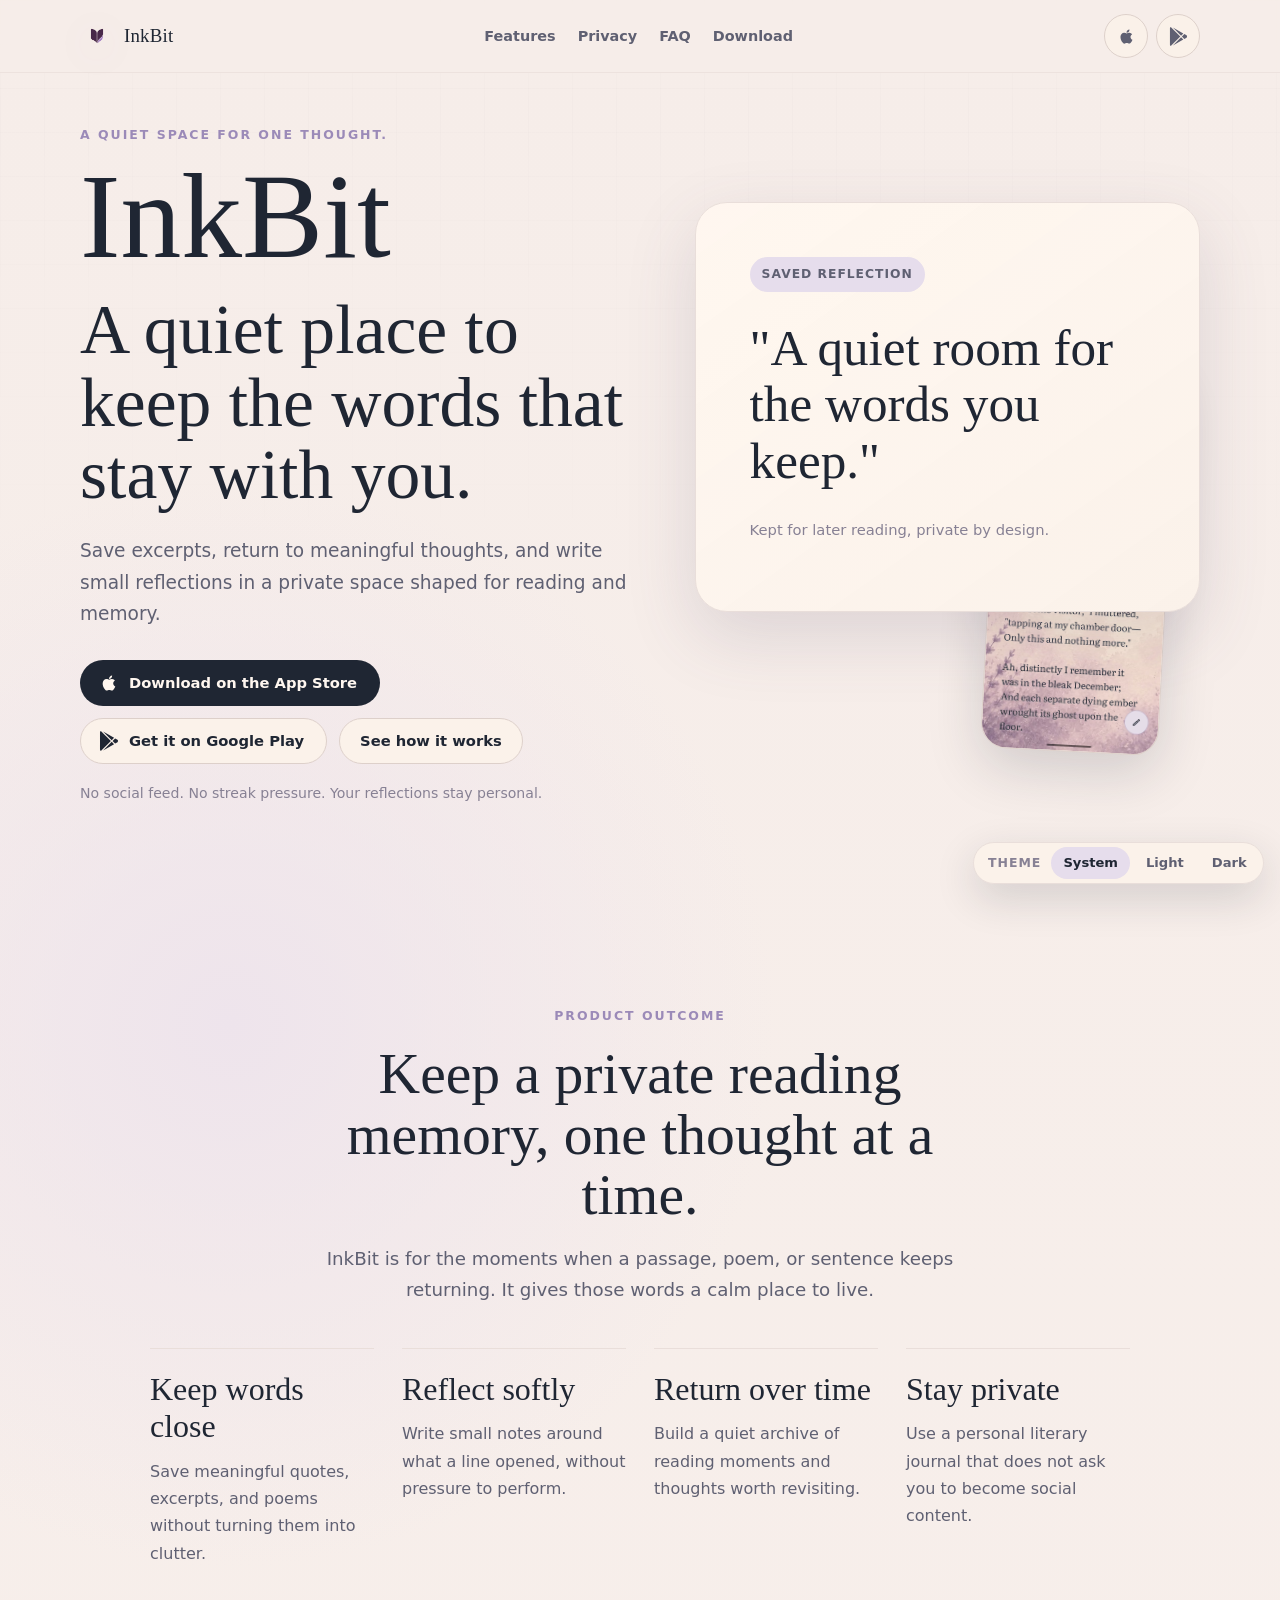
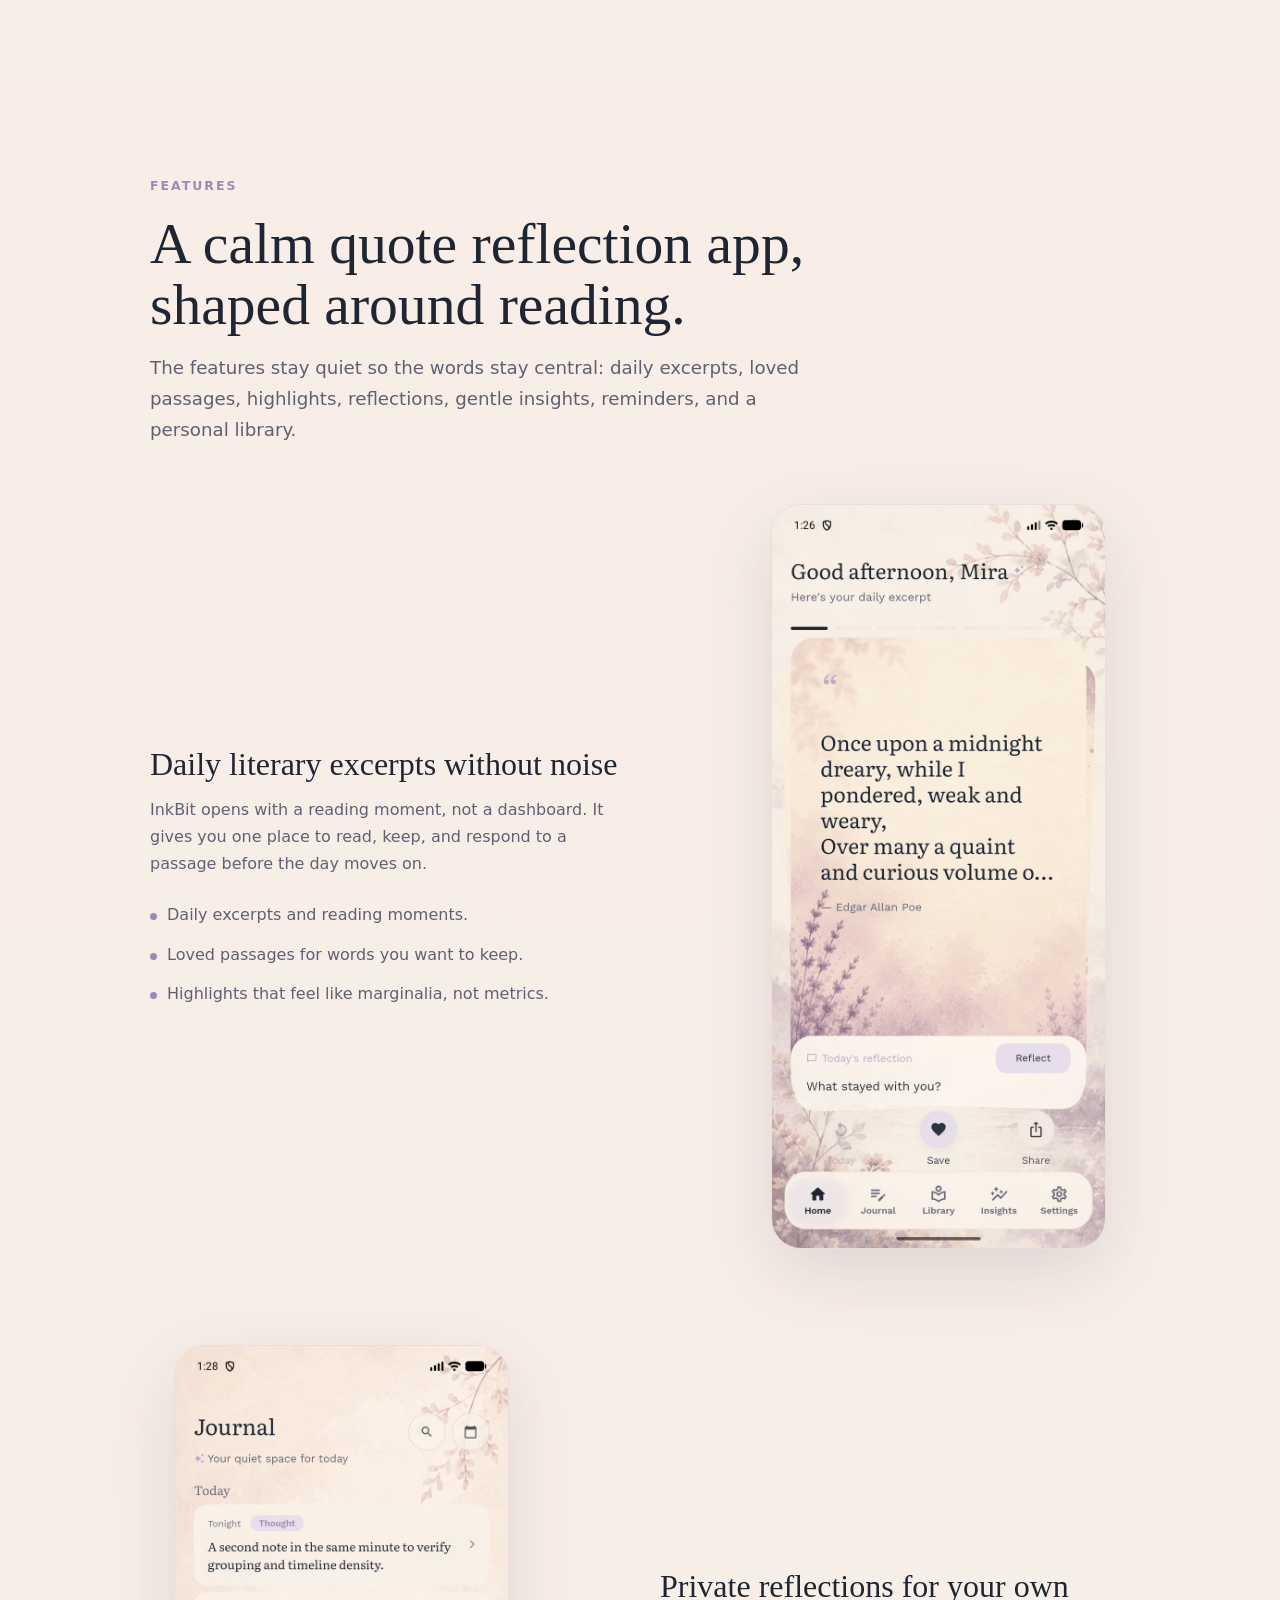
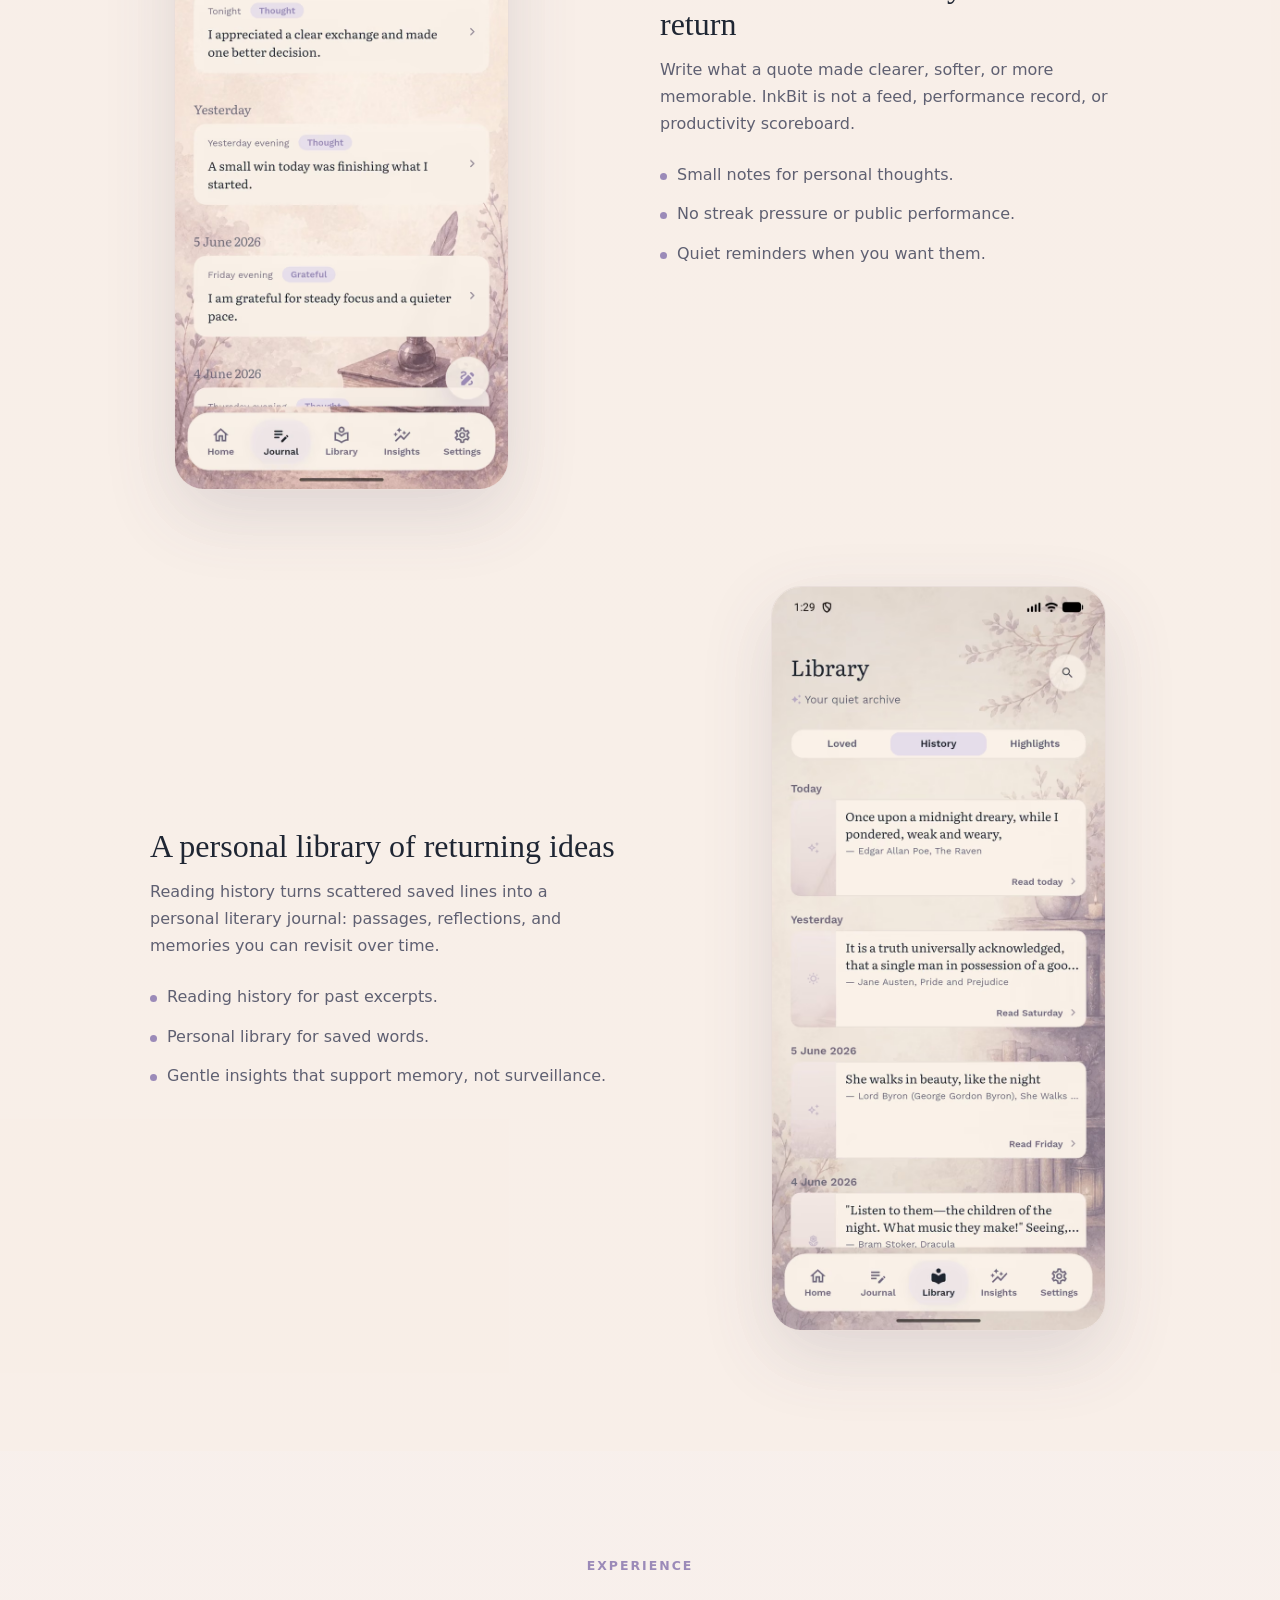
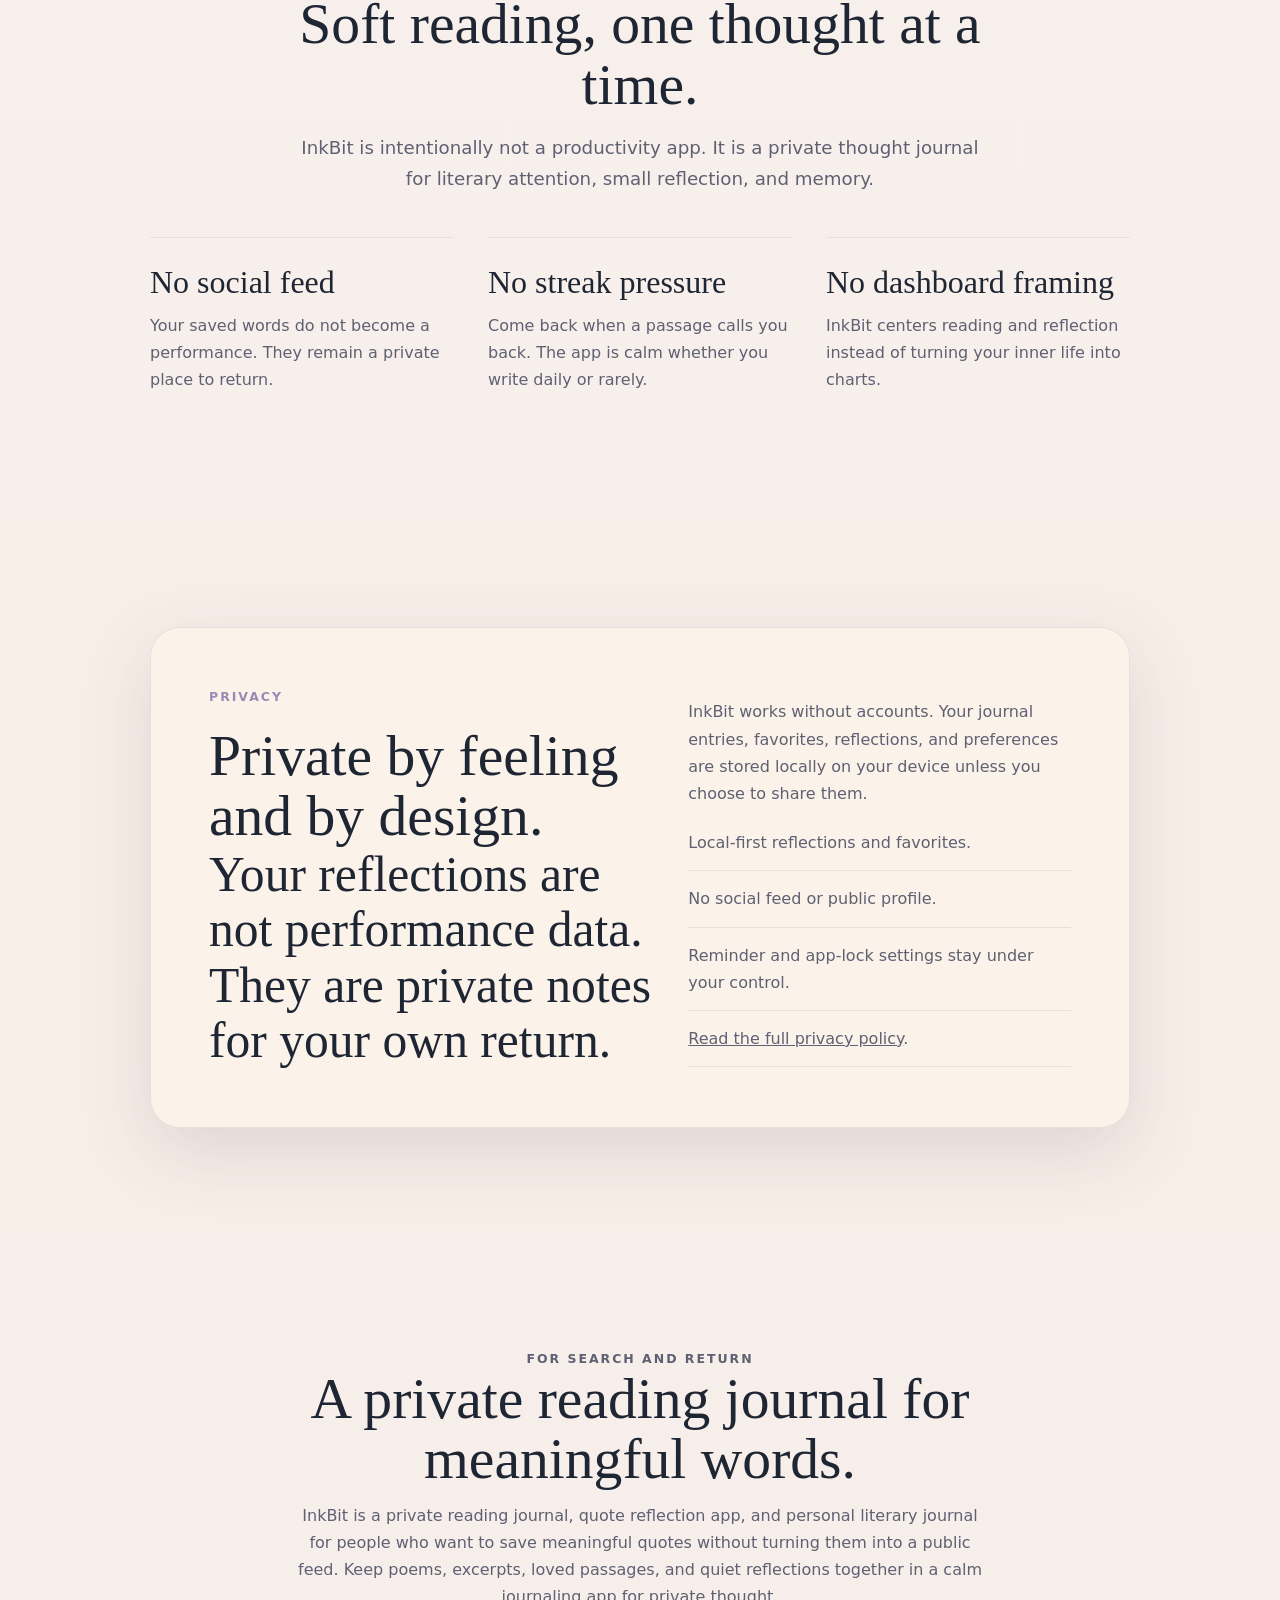
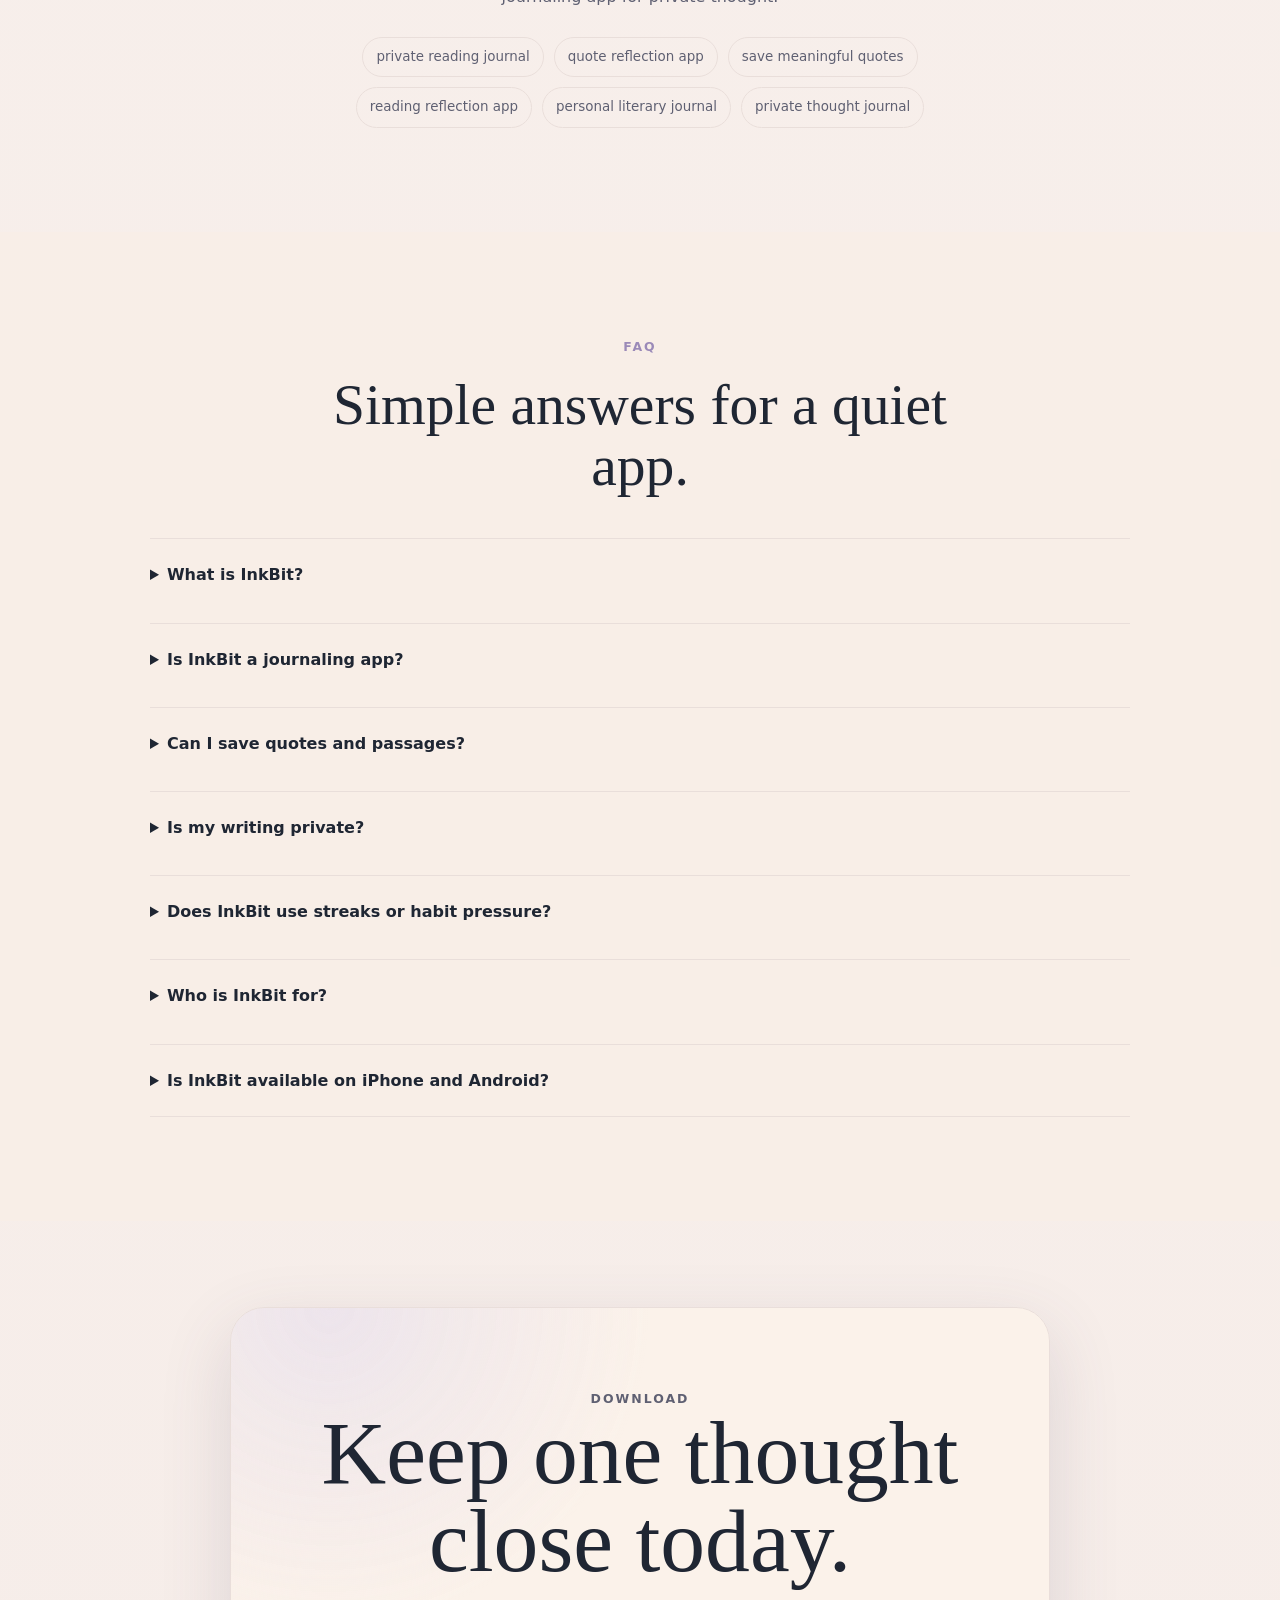
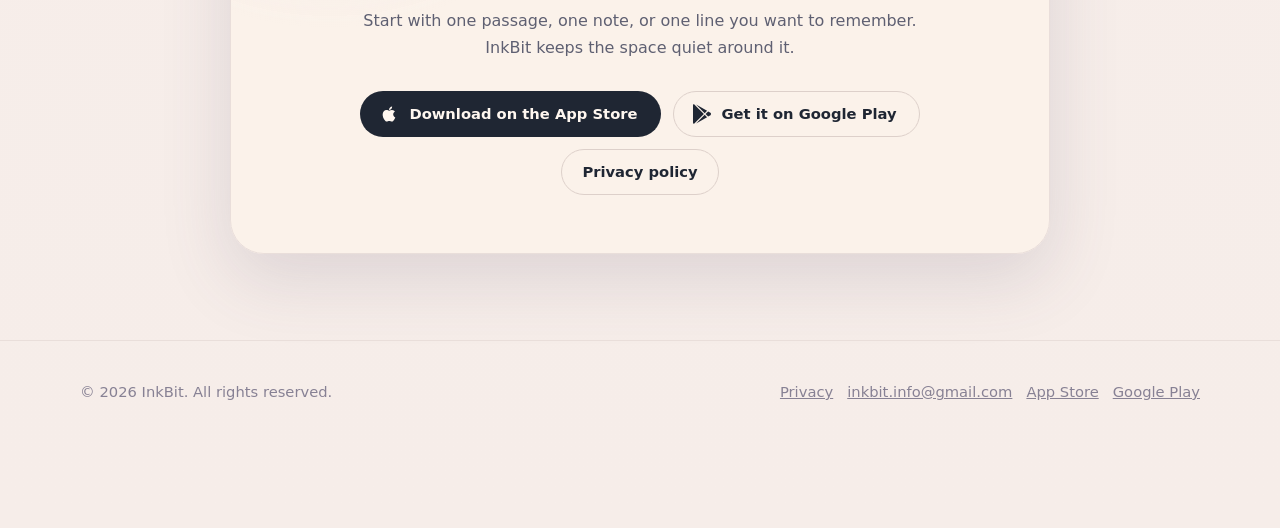
<file: index.html>
<!doctype html>
<html lang="en">
  <head>
    <meta charset="UTF-8" />
    <meta name="viewport" content="width=device-width, initial-scale=1" />
    <title>InkBit — Private Reading Journal for Quotes and Reflections</title>
    <meta
      name="description"
      content="InkBit is a calm, private reading journal for saving meaningful quotes, excerpts, poems, and small reflections in one quiet literary space."
    />
    <meta
      name="keywords"
      content="InkBit, private reading journal, quote saver app, literary journal, reading reflection app, save book quotes, private journaling app, calm journal, excerpt keeper, poem journal, reading memory app"
    />
    <meta name="author" content="InkBit" />
    <meta name="application-name" content="InkBit" />
    <meta name="apple-mobile-web-app-title" content="InkBit" />
    <meta
      name="apple-itunes-app"
      content="app-id=6759322821, app-argument=https://apps.apple.com/app/apple-store/id6759322821?pt=128566029&ct=websitelink&mt=8"
    />
    <meta name="language" content="English" />
    <meta name="format-detection" content="telephone=no" />
    <meta
      name="robots"
      content="index,follow,max-image-preview:large,max-snippet:-1,max-video-preview:-1"
    />
    <meta name="theme-color" content="#F6EDE9" media="(prefers-color-scheme: light)" />
    <meta name="theme-color" content="#17151C" media="(prefers-color-scheme: dark)" />
    <link rel="icon" type="image/png" href="assets/branding/logo.png" />
    <link rel="apple-touch-icon" href="assets/branding/logo.png" />
    <link rel="canonical" href="https://trigri1.github.io/inkbit-legal/" />
    <link rel="alternate" hreflang="en" href="https://trigri1.github.io/inkbit-legal/" />
    <link rel="alternate" hreflang="x-default" href="https://trigri1.github.io/inkbit-legal/" />
    <link rel="sitemap" type="application/xml" href="sitemap.xml" />
    <link rel="alternate" type="text/plain" href="llms.txt" title="LLM-readable site summary" />

    <meta property="og:title" content="InkBit — Private Reading Journal" />
    <meta
      property="og:description"
      content="A quiet place to keep the words that stay with you. Save excerpts, return to meaningful thoughts, and write small private reflections."
    />
    <meta property="og:url" content="https://trigri1.github.io/inkbit-legal/" />
    <meta property="og:type" content="website" />
    <meta property="og:site_name" content="InkBit" />
    <meta property="og:locale" content="en_US" />
    <meta
      property="og:image"
      content="https://trigri1.github.io/inkbit-legal/assets/branding/inkbit-og.png"
    />
    <meta property="og:image:width" content="1200" />
    <meta property="og:image:height" content="630" />
    <meta property="og:image:type" content="image/png" />
    <meta
      property="og:image:alt"
      content="InkBit editorial preview with the words A quiet space for one thought"
    />

    <meta name="twitter:card" content="summary_large_image" />
    <meta name="twitter:title" content="InkBit — Private Reading Journal" />
    <meta
      name="twitter:description"
      content="A calm quote reflection app and personal literary journal for the words you want to keep."
    />
    <meta
      name="twitter:image"
      content="https://trigri1.github.io/inkbit-legal/assets/branding/inkbit-og.png"
    />
    <meta
      name="twitter:image:alt"
      content="InkBit editorial preview with the words A quiet space for one thought"
    />

    <script>
      (() => {
        try {
          const savedTheme = localStorage.getItem("inkbit-theme");
          if (savedTheme === "light" || savedTheme === "dark") {
            document.documentElement.dataset.theme = savedTheme;
          }
        } catch (error) {
          document.documentElement.removeAttribute("data-theme");
        }
      })();
    </script>

    <script type="application/ld+json">
      {
        "@context": "https://schema.org",
        "@graph": [
          {
            "@type": "WebSite",
            "@id": "https://trigri1.github.io/inkbit-legal/#website",
            "url": "https://trigri1.github.io/inkbit-legal/",
            "name": "InkBit",
            "description": "A calm, private reading journal for saving meaningful quotes, excerpts, poems, and small reflections.",
            "inLanguage": "en",
            "publisher": { "@id": "https://trigri1.github.io/inkbit-legal/#organization" }
          },
          {
            "@type": "Organization",
            "@id": "https://trigri1.github.io/inkbit-legal/#organization",
            "name": "InkBit",
            "url": "https://trigri1.github.io/inkbit-legal/",
            "logo": "https://trigri1.github.io/inkbit-legal/assets/branding/logo.png",
            "email": "inkbit.info@gmail.com",
            "sameAs": [
              "https://apps.apple.com/app/apple-store/id6759322821?pt=128566029&ct=websitelink&mt=8",
              "https://play.google.com/store/apps/details?id=com.trigri.inkbit&referrer=utm_source%3Dwebsite%26utm_medium%3Dweb%26utm_campaign%3Dwebsite_download"
            ]
          },
          {
            "@type": "SoftwareApplication",
            "@id": "https://trigri1.github.io/inkbit-legal/#app",
            "name": "InkBit",
            "applicationCategory": "LifestyleApplication",
            "applicationSubCategory": "Reading journal",
            "operatingSystem": "Android, iOS",
            "url": "https://trigri1.github.io/inkbit-legal/",
            "downloadUrl": [
              "https://apps.apple.com/app/apple-store/id6759322821?pt=128566029&ct=websitelink&mt=8",
              "https://play.google.com/store/apps/details?id=com.trigri.inkbit&referrer=utm_source%3Dwebsite%26utm_medium%3Dweb%26utm_campaign%3Dwebsite_download"
            ],
            "installUrl": [
              "https://apps.apple.com/app/apple-store/id6759322821?pt=128566029&ct=websitelink&mt=8",
              "https://play.google.com/store/apps/details?id=com.trigri.inkbit&referrer=utm_source%3Dwebsite%26utm_medium%3Dweb%26utm_campaign%3Dwebsite_download"
            ],
            "image": "https://trigri1.github.io/inkbit-legal/assets/branding/inkbit-og.png",
            "screenshot": "https://trigri1.github.io/inkbit-legal/assets/screens/light/reader.png",
            "description": "InkBit is a calm, private reading reflection app for saving excerpts, quotes, poems, and personal thoughts.",
            "featureList": [
              "Save quotes, excerpts, and poems",
              "Write brief private reflections",
              "Revisit favorites and reading history",
              "Local-first storage with optional app lock",
              "No account required",
              "No social feed or streak pressure"
            ],
            "offers": {
              "@type": "Offer",
              "price": "0",
              "priceCurrency": "USD",
              "availability": "https://schema.org/InStock"
            }
          },
          {
            "@type": "WebPage",
            "@id": "https://trigri1.github.io/inkbit-legal/#webpage",
            "url": "https://trigri1.github.io/inkbit-legal/",
            "name": "InkBit — Private Reading Journal for Quotes and Reflections",
            "description": "Official InkBit site: a calm, private reading journal for meaningful quotes, excerpts, poems, and reflections.",
            "isPartOf": { "@id": "https://trigri1.github.io/inkbit-legal/#website" },
            "about": { "@id": "https://trigri1.github.io/inkbit-legal/#app" },
            "inLanguage": "en",
            "primaryImageOfPage": {
              "@type": "ImageObject",
              "url": "https://trigri1.github.io/inkbit-legal/assets/branding/inkbit-og.png"
            }
          },
          {
            "@type": "FAQPage",
            "@id": "https://trigri1.github.io/inkbit-legal/#faq",
            "mainEntity": [
              {
                "@type": "Question",
                "name": "What is InkBit?",
                "acceptedAnswer": {
                  "@type": "Answer",
                  "text": "InkBit is a private reading reflection app for keeping meaningful excerpts, quotes, poems, and small thoughts in one calm literary space."
                }
              },
              {
                "@type": "Question",
                "name": "Is InkBit a journaling app?",
                "acceptedAnswer": {
                  "@type": "Answer",
                  "text": "InkBit can be used as a journal, but it is shaped around reading and memory rather than long daily entries, social sharing, or productivity tracking."
                }
              },
              {
                "@type": "Question",
                "name": "Can I save quotes and passages?",
                "acceptedAnswer": {
                  "@type": "Answer",
                  "text": "Yes. InkBit is made for saving loved passages, quotes, poems, excerpts, and the reflections that grow around them."
                }
              },
              {
                "@type": "Question",
                "name": "Is my writing private?",
                "acceptedAnswer": {
                  "@type": "Answer",
                  "text": "InkBit is designed around private reflection. Journal entries, favorites, reflections, and preferences are stored locally on your device unless you choose to share them."
                }
              },
              {
                "@type": "Question",
                "name": "Does InkBit use streaks or habit pressure?",
                "acceptedAnswer": {
                  "@type": "Answer",
                  "text": "No. InkBit is a quiet space for one thought at a time, without social feeds, public performance, or pressure to keep a streak."
                }
              },
              {
                "@type": "Question",
                "name": "Who is InkBit for?",
                "acceptedAnswer": {
                  "@type": "Answer",
                  "text": "InkBit is for readers, journal keepers, students, writers, and anyone who wants a calm private thought journal for words worth returning to."
                }
              },
              {
                "@type": "Question",
                "name": "Is InkBit available on iPhone and Android?",
                "acceptedAnswer": {
                  "@type": "Answer",
                  "text": "Yes. InkBit is available on the App Store for iPhone and on Google Play for Android devices."
                }
              }
            ]
          }
        ]
      }
    </script>

    <style>
      :root {
        color-scheme: light dark;
        --bg: #f6ede9;
        --bg-soft: #f8f0ec;
        --surface: #fbf2ea;
        --surface-soft: #f8eee7;
        --elevated: #fff7f0;
        --text: #1f2633;
        --text-secondary: #5f6072;
        --text-muted: #878194;
        --accent: #9b8ab8;
        --accent-soft: #e6ddec;
        --accent-muted: #b8a9c7;
        --border: #ddd0ca;
        --border-soft: #e9deda;
        --highlight: #d8c7d7;
        --highlight-soft: #eee4ec;
        --success: #6f9274;
        --warning: #b48654;
        --button-primary-bg: #1f2633;
        --button-primary-text: #fff7f0;
        --button-secondary-bg: #fbf2ea;
        --button-secondary-text: #1f2633;
        --button-secondary-border: #ddd0ca;
        --theme-control-bg: #fbf2ea;
        --theme-choice-text: #5f6072;
        --theme-selected-bg: #e6ddec;
        --theme-selected-text: #1f2633;
        --shadow-soft: 0 24px 70px rgba(89, 75, 104, 0.16);
        --font-serif: Literata, Georgia, "Times New Roman", serif;
        --font-sans: "Work Sans", ui-sans-serif, system-ui, -apple-system, BlinkMacSystemFont,
          "Segoe UI", sans-serif;
      }

      @media (prefers-color-scheme: dark) {
        :root {
          --bg: #17151c;
          --bg-soft: #1d1922;
          --surface: #211d25;
          --surface-soft: #25212a;
          --elevated: #2d2631;
          --text: #f4ede4;
          --text-secondary: #c9bfce;
          --text-muted: #938a9f;
          --accent: #b7a6d8;
          --accent-soft: #3a3148;
          --accent-muted: #8e7ead;
          --border: #3f3745;
          --border-soft: #332c38;
          --highlight: #594b68;
          --highlight-soft: #332b40;
          --success: #93b18c;
          --warning: #d1a46c;
          --button-primary-bg: #f4ede4;
          --button-primary-text: #17151c;
          --button-secondary-bg: #25212a;
          --button-secondary-text: #f4ede4;
          --button-secondary-border: #3f3745;
          --theme-control-bg: #211d25;
          --theme-choice-text: #c9bfce;
          --theme-selected-bg: #3a3148;
          --theme-selected-text: #f4ede4;
          --shadow-soft: 0 24px 80px rgba(0, 0, 0, 0.26);
        }
      }

      :root[data-theme="light"] {
        color-scheme: light;
        --bg: #f6ede9;
        --bg-soft: #f8f0ec;
        --surface: #fbf2ea;
        --surface-soft: #f8eee7;
        --elevated: #fff7f0;
        --text: #1f2633;
        --text-secondary: #5f6072;
        --text-muted: #878194;
        --accent: #9b8ab8;
        --accent-soft: #e6ddec;
        --accent-muted: #b8a9c7;
        --border: #ddd0ca;
        --border-soft: #e9deda;
        --highlight: #d8c7d7;
        --highlight-soft: #eee4ec;
        --success: #6f9274;
        --warning: #b48654;
        --button-primary-bg: #1f2633;
        --button-primary-text: #fff7f0;
        --button-secondary-bg: #fbf2ea;
        --button-secondary-text: #1f2633;
        --button-secondary-border: #ddd0ca;
        --theme-control-bg: #fbf2ea;
        --theme-choice-text: #5f6072;
        --theme-selected-bg: #e6ddec;
        --theme-selected-text: #1f2633;
        --shadow-soft: 0 24px 70px rgba(89, 75, 104, 0.16);
      }

      :root[data-theme="dark"] {
        color-scheme: dark;
        --bg: #17151c;
        --bg-soft: #1d1922;
        --surface: #211d25;
        --surface-soft: #25212a;
        --elevated: #2d2631;
        --text: #f4ede4;
        --text-secondary: #c9bfce;
        --text-muted: #938a9f;
        --accent: #b7a6d8;
        --accent-soft: #3a3148;
        --accent-muted: #8e7ead;
        --border: #3f3745;
        --border-soft: #332c38;
        --highlight: #594b68;
        --highlight-soft: #332b40;
        --success: #93b18c;
        --warning: #d1a46c;
        --button-primary-bg: #f4ede4;
        --button-primary-text: #17151c;
        --button-secondary-bg: #25212a;
        --button-secondary-text: #f4ede4;
        --button-secondary-border: #3f3745;
        --theme-control-bg: #211d25;
        --theme-choice-text: #c9bfce;
        --theme-selected-bg: #3a3148;
        --theme-selected-text: #f4ede4;
        --shadow-soft: 0 24px 80px rgba(0, 0, 0, 0.26);
      }

      * {
        box-sizing: border-box;
      }

      html {
        scroll-behavior: smooth;
        scroll-padding-top: 88px;
      }

      body {
        margin: 0;
        padding-bottom: 86px;
        background:
          radial-gradient(circle at 18% 12%, var(--highlight-soft), transparent 34rem),
          linear-gradient(180deg, var(--bg), var(--bg-soft) 46%, var(--bg));
        color: var(--text);
        font-family: var(--font-sans);
        font-size: 16px;
        line-height: 1.7;
        text-rendering: optimizeLegibility;
      }

      body::before {
        position: fixed;
        inset: 0;
        z-index: -1;
        pointer-events: none;
        content: "";
        background-image:
          linear-gradient(rgba(95, 96, 114, 0.035) 1px, transparent 1px),
          linear-gradient(90deg, rgba(95, 96, 114, 0.03) 1px, transparent 1px);
        background-size: 44px 44px;
        mask-image: linear-gradient(to bottom, rgba(0, 0, 0, 0.6), transparent 64%);
      }

      a {
        color: inherit;
      }

      img {
        display: block;
        max-width: 100%;
        height: auto;
      }

      :focus-visible {
        outline: 3px solid var(--accent);
        outline-offset: 4px;
      }

      .site-header {
        position: sticky;
        top: 0;
        z-index: 10;
        border-bottom: 1px solid color-mix(in srgb, var(--border-soft), transparent 28%);
        background: color-mix(in srgb, var(--bg), transparent 8%);
        backdrop-filter: blur(18px);
      }

      .nav-shell,
      .section-inner,
      .wide-inner {
        width: min(calc(100% - 32px), 1120px);
        margin: 0 auto;
      }

      .nav-shell {
        display: flex;
        align-items: center;
        justify-content: space-between;
        min-height: 72px;
        gap: 16px;
      }

      .brand {
        display: inline-flex;
        align-items: center;
        gap: 10px;
        text-decoration: none;
        font-family: var(--font-serif);
        font-size: 1.18rem;
        letter-spacing: 0.01em;
      }

      .brand-mark {
        width: 34px;
        height: 34px;
        border-radius: 50%;
        object-fit: contain;
        filter: drop-shadow(0 8px 18px rgba(89, 75, 104, 0.16));
      }

      .nav-links {
        display: none;
        align-items: center;
        gap: 22px;
        color: var(--text-secondary);
        font-size: 0.9rem;
        font-weight: 600;
      }

      .nav-links a {
        text-decoration: none;
      }

      .nav-links a:hover {
        color: var(--text);
      }

      .button {
        display: inline-flex;
        align-items: center;
        justify-content: center;
        gap: 10px;
        min-height: 46px;
        padding: 0 20px;
        border: 1px solid transparent;
        border-radius: 999px;
        font-size: 0.92rem;
        font-weight: 700;
        line-height: 1;
        text-decoration: none;
        transition:
          transform 180ms ease,
          border-color 180ms ease;
      }

      .button:hover {
        transform: translateY(-1px);
      }

      .button.button-primary {
        background: var(--button-primary-bg);
        color: var(--button-primary-text);
      }

      .button-secondary {
        border-color: var(--button-secondary-border);
        background: var(--button-secondary-bg);
        color: var(--button-secondary-text);
      }

      .store-icon {
        display: inline-flex;
        width: 20px;
        height: 20px;
        flex: 0 0 auto;
        align-items: center;
        justify-content: center;
        color: currentColor;
      }

      .store-icon svg {
        display: block;
        width: 100%;
        height: 100%;
        fill: currentColor;
      }

      .store-button {
        padding-inline: 18px 22px;
      }

      .nav-store-actions {
        display: inline-flex;
        align-items: center;
        gap: 8px;
        flex: 0 0 auto;
      }

      .store-icon-button {
        width: 44px;
        min-height: 44px;
        padding: 0;
        border-color: var(--border);
        background: color-mix(in srgb, var(--surface), transparent 18%);
        color: var(--text-secondary);
      }

      .store-icon-button:hover {
        border-color: var(--accent-muted);
        color: var(--text);
      }

      .store-icon-button .store-icon {
        width: 19px;
        height: 19px;
      }

      .hero {
        min-height: calc(100svh - 72px);
        display: grid;
        align-items: center;
        overflow: hidden;
        padding: 56px 0 72px;
      }

      .hero-grid {
        display: grid;
        grid-template-columns: 1fr;
        align-items: center;
        gap: 40px;
      }

      .kicker {
        margin: 0 0 18px;
        color: var(--accent);
        font-size: 0.78rem;
        font-weight: 800;
        letter-spacing: 0.16em;
        text-transform: uppercase;
      }

      h1,
      h2,
      h3,
      .serif {
        font-family: var(--font-serif);
        font-weight: 500;
        letter-spacing: 0;
      }

      h1 {
        margin: 0;
        font-size: clamp(3.6rem, 17vw, 7.6rem);
        line-height: 0.88;
      }

      .hero-line {
        width: min(100%, 660px);
        margin: 24px 0 0;
        font-family: var(--font-serif);
        font-size: clamp(2.35rem, 8vw, 4rem);
        line-height: 1.04;
      }

      .hero-copy {
        width: min(100%, 570px);
        margin: 24px 0 0;
        color: var(--text-secondary);
        font-size: clamp(1rem, 2vw, 1.16rem);
      }

      .hero-actions {
        display: flex;
        flex-wrap: wrap;
        gap: 12px;
        margin-top: 30px;
      }

      .privacy-note {
        margin-top: 18px;
        color: var(--text-muted);
        font-size: 0.88rem;
      }

      .hero-art {
        position: relative;
        min-height: 420px;
      }

      .thought-sheet {
        position: relative;
        z-index: 2;
        width: min(100%, 520px);
        margin-left: auto;
        padding: clamp(28px, 6vw, 54px);
        border: 1px solid var(--border-soft);
        border-radius: 32px;
        background:
          linear-gradient(145deg, color-mix(in srgb, var(--elevated), transparent 4%), var(--surface)),
          var(--surface);
        box-shadow: var(--shadow-soft);
      }

      .thought-label {
        display: inline-flex;
        margin-bottom: 28px;
        padding: 7px 12px;
        border-radius: 999px;
        background: var(--accent-soft);
        color: var(--text-secondary);
        font-size: 0.77rem;
        font-weight: 800;
        letter-spacing: 0.08em;
        text-transform: uppercase;
      }

      .thought-quote {
        margin: 0;
        font-family: var(--font-serif);
        font-size: clamp(1.8rem, 6vw, 3.2rem);
        line-height: 1.1;
      }

      .thought-meta {
        margin-top: 28px;
        color: var(--text-muted);
        font-size: 0.92rem;
      }

      .hero-screen {
        position: absolute;
        right: -18px;
        bottom: -52px;
        z-index: 1;
        width: min(42vw, 190px);
        min-width: 124px;
        overflow: hidden;
        border: 1px solid var(--border);
        border-radius: 26px;
        background: var(--surface);
        box-shadow: 0 18px 54px rgba(31, 38, 51, 0.17);
        transform: rotate(3deg);
      }

      .hero-screen img {
        aspect-ratio: 1280 / 2856;
        object-fit: cover;
      }

      .section {
        padding: 72px 0;
        scroll-margin-top: 88px;
      }

      .section-soft {
        background: color-mix(in srgb, var(--surface-soft), transparent 18%);
      }

      .section-inner {
        width: min(calc(100% - 32px), 980px);
      }

      .section-heading {
        width: min(100%, 690px);
        margin: 0 auto 42px;
        text-align: center;
      }

      .section-heading.left {
        margin-inline: 0;
        text-align: left;
      }

      h2 {
        margin: 0;
        font-size: clamp(2rem, 7vw, 3.6rem);
        line-height: 1.05;
      }

      h3 {
        margin: 0;
        font-size: clamp(1.35rem, 3vw, 2rem);
        line-height: 1.18;
      }

      .lead {
        margin: 18px 0 0;
        color: var(--text-secondary);
        font-size: clamp(1rem, 2vw, 1.14rem);
      }

      .outcome-list {
        display: grid;
        grid-template-columns: 1fr;
        gap: 28px;
        margin-top: 34px;
      }

      .outcome {
        padding-top: 22px;
        border-top: 1px solid var(--border-soft);
      }

      .outcome p,
      .feature-text p,
      .privacy-copy p,
      .seo-copy p {
        margin: 12px 0 0;
        color: var(--text-secondary);
      }

      .feature-stack {
        display: grid;
        gap: 64px;
      }

      .feature-row {
        display: grid;
        grid-template-columns: 1fr;
        gap: 30px;
        align-items: center;
      }

      .feature-row:nth-child(even) .product-evidence {
        order: -1;
      }

      .feature-text {
        width: min(100%, 470px);
      }

      .feature-points {
        display: grid;
        gap: 12px;
        margin: 24px 0 0;
        padding: 0;
        list-style: none;
      }

      .feature-points li {
        display: flex;
        gap: 10px;
        color: var(--text-secondary);
      }

      .feature-points li::before {
        flex: 0 0 auto;
        width: 7px;
        height: 7px;
        margin-top: 0.75em;
        border-radius: 50%;
        background: var(--accent);
        content: "";
      }

      .product-evidence {
        justify-self: center;
        width: min(100%, 335px);
        overflow: hidden;
        border: 1px solid var(--border-soft);
        border-radius: 30px;
        background: var(--surface);
        box-shadow: var(--shadow-soft);
      }

      .product-evidence img {
        aspect-ratio: 1280 / 2856;
        object-fit: cover;
      }

      .experience-grid {
        display: grid;
        grid-template-columns: 1fr;
        gap: 24px;
      }

      .experience-note {
        padding: 26px 0;
        border-top: 1px solid var(--border-soft);
      }

      .experience-note p {
        margin: 10px 0 0;
        color: var(--text-secondary);
      }

      .privacy-panel {
        display: grid;
        grid-template-columns: 1fr;
        gap: 30px;
        padding: clamp(28px, 7vw, 58px);
        border: 1px solid var(--border-soft);
        border-radius: 30px;
        background: var(--surface);
        box-shadow: var(--shadow-soft);
      }

      .privacy-statement {
        margin: 0;
        font-family: var(--font-serif);
        font-size: clamp(1.8rem, 5vw, 3.1rem);
        line-height: 1.12;
      }

      .privacy-list {
        display: grid;
        gap: 14px;
        margin: 22px 0 0;
        padding: 0;
        list-style: none;
      }

      .privacy-list li {
        padding-bottom: 14px;
        border-bottom: 1px solid var(--border-soft);
        color: var(--text-secondary);
      }

      .seo-copy {
        width: min(100%, 700px);
        margin: 0 auto;
        text-align: center;
      }

      .visually-hidden {
        position: absolute;
        width: 1px;
        height: 1px;
        padding: 0;
        margin: -1px;
        overflow: hidden;
        clip: rect(0, 0, 0, 0);
        white-space: nowrap;
        border: 0;
      }

      .keyword-row {
        display: flex;
        flex-wrap: wrap;
        justify-content: center;
        gap: 10px;
        margin-top: 26px;
      }

      .keyword-row span {
        padding: 8px 13px;
        border: 1px solid var(--border-soft);
        border-radius: 999px;
        color: var(--text-secondary);
        font-size: 0.84rem;
      }

      .faq-list {
        display: grid;
        gap: 12px;
      }

      details {
        border-top: 1px solid var(--border-soft);
      }

      details:last-child {
        border-bottom: 1px solid var(--border-soft);
      }

      summary {
        cursor: pointer;
        padding: 22px 0;
        color: var(--text);
        font-weight: 700;
      }

      details p {
        width: min(100%, 690px);
        margin: -8px 0 22px;
        color: var(--text-secondary);
      }

      .final-cta {
        padding: 86px 0;
        scroll-margin-top: 88px;
        text-align: center;
      }

      .download-panel {
        width: min(100%, 820px);
        margin: 0 auto;
        padding: clamp(30px, 7vw, 58px);
        border: 1px solid var(--border-soft);
        border-radius: 34px;
        background:
          radial-gradient(circle at 12% 0%, color-mix(in srgb, var(--accent-soft), transparent 32%), transparent 20rem),
          color-mix(in srgb, var(--surface), transparent 8%);
        box-shadow: var(--shadow-soft);
      }

      .final-cta .serif {
        width: min(100%, 720px);
        margin: 0 auto;
        font-size: clamp(2.6rem, 10vw, 5.6rem);
        line-height: 0.98;
      }

      .final-cta p {
        width: min(100%, 560px);
        margin: 22px auto 0;
        color: var(--text-secondary);
      }

      .download-actions {
        display: flex;
        flex-wrap: wrap;
        justify-content: center;
        gap: 12px;
        margin-top: 30px;
      }

      .download-actions .store-button {
        min-width: 236px;
      }

      .footer {
        padding: 38px 0;
        border-top: 1px solid var(--border-soft);
        color: var(--text-muted);
        font-size: 0.92rem;
      }

      .footer-inner {
        display: flex;
        flex-direction: column;
        gap: 14px;
        width: min(calc(100% - 32px), 1120px);
        margin: 0 auto;
      }

      .footer-links {
        display: flex;
        flex-wrap: wrap;
        gap: 14px;
      }

      .theme-switcher {
        position: fixed;
        right: max(16px, env(safe-area-inset-right));
        bottom: max(16px, env(safe-area-inset-bottom));
        z-index: 20;
        display: inline-flex;
        align-items: center;
        gap: 4px;
        width: fit-content;
        padding: 4px;
        border: 1px solid var(--border-soft);
        border-radius: 999px;
        background: var(--theme-control-bg);
        box-shadow: 0 14px 42px rgba(31, 38, 51, 0.16);
        backdrop-filter: blur(16px);
      }

      .theme-switcher-label {
        margin: 0 6px 0 10px;
        color: var(--text-muted);
        font-size: 0.78rem;
        font-weight: 800;
        letter-spacing: 0.08em;
        text-transform: uppercase;
      }

      .theme-choice {
        min-height: 32px;
        padding: 0 12px;
        border: 0;
        border-radius: 999px;
        background: transparent;
        color: var(--theme-choice-text);
        cursor: pointer;
        font: inherit;
        font-size: 0.82rem;
        font-weight: 800;
      }

      .theme-choice[aria-pressed="true"] {
        background: var(--theme-selected-bg);
        color: var(--theme-selected-text);
      }

      .footer a:hover {
        color: var(--text);
      }

      @media (min-width: 760px) {
        .nav-links {
          display: flex;
        }

        .hero-grid {
          grid-template-columns: minmax(0, 1.05fr) minmax(320px, 0.95fr);
          gap: 56px;
        }

        .hero-art {
          min-height: 540px;
        }

        .hero-screen {
          right: -8px;
          bottom: -26px;
          width: 178px;
        }

        .section {
          padding: 104px 0;
        }

        .outcome-list {
          grid-template-columns: repeat(4, minmax(0, 1fr));
        }

        .feature-row {
          grid-template-columns: minmax(0, 1fr) minmax(260px, 0.72fr);
          gap: 64px;
        }

        .feature-row:nth-child(even) {
          grid-template-columns: minmax(260px, 0.72fr) minmax(0, 1fr);
        }

        .feature-row:nth-child(even) .product-evidence {
          order: 0;
        }

        .feature-row:nth-child(even) .feature-text {
          justify-self: end;
        }

        .experience-grid {
          grid-template-columns: repeat(3, minmax(0, 1fr));
          gap: 34px;
        }

        .privacy-panel {
          grid-template-columns: minmax(0, 1.08fr) minmax(260px, 0.92fr);
          align-items: start;
        }

        .footer-inner {
          flex-direction: row;
          justify-content: space-between;
          align-items: center;
        }

        .footer-links {
          align-items: center;
        }
      }

      @media (min-width: 1120px) {
        .hero {
          padding-top: 42px;
        }

        .hero-line {
          font-size: 4.35rem;
        }
      }

      @media (max-width: 520px) {
        body {
          padding-bottom: 112px;
        }

        .nav-shell {
          min-height: 64px;
          gap: 10px;
        }

        .nav-store-actions {
          gap: 6px;
        }

        .store-icon-button {
          width: 40px;
          min-height: 40px;
        }

        .store-button {
          width: 100%;
          max-width: 340px;
        }

        .hero-actions,
        .download-actions {
          justify-content: stretch;
        }

        .hero-actions .button,
        .download-actions .button {
          width: 100%;
        }

        .hero {
          min-height: auto;
          padding: 46px 0 64px;
        }

        .hero-art {
          min-height: 380px;
        }

        .thought-sheet {
          padding: 28px;
          border-radius: 26px;
        }

        .thought-label {
          margin-bottom: 20px;
        }

        .thought-quote {
          font-size: 1.45rem;
          line-height: 1.08;
        }

        .thought-meta {
          display: none;
        }

        .hero-screen {
          right: 0;
          bottom: -34px;
        }

        .theme-switcher {
          right: 16px;
          left: 16px;
          justify-content: center;
        }
      }

      @media (prefers-reduced-motion: reduce) {
        *,
        *::before,
        *::after {
          scroll-behavior: auto !important;
          transition-duration: 0.01ms !important;
          animation-duration: 0.01ms !important;
          animation-iteration-count: 1 !important;
        }
      }
    </style>
  </head>
  <body>
    <header class="site-header">
      <nav class="nav-shell" aria-label="Primary navigation">
        <a class="brand" href="#top" aria-label="InkBit home">
          <img
            class="brand-mark"
            src="assets/branding/logo.png"
            alt=""
            width="1024"
            height="1024"
            aria-hidden="true"
          />
          <span>InkBit</span>
        </a>
        <div class="nav-links">
          <a href="#features">Features</a>
          <a href="#privacy">Privacy</a>
          <a href="#faq">FAQ</a>
          <a href="#download">Download</a>
        </div>
        <div class="nav-store-actions" aria-label="Download InkBit">
          <a
            class="button store-icon-button"
            href="https://apps.apple.com/app/apple-store/id6759322821?pt=128566029&ct=websitelink&mt=8"
            target="_blank"
            rel="noopener noreferrer"
            aria-label="Download InkBit on the App Store"
            title="Download on the App Store"
          >
            <span class="store-icon" aria-hidden="true">
              <svg viewBox="0 0 24 24" focusable="false">
                <path d="M17.05 20.28c-.98.95-2.05.8-3.08.35-1.09-.46-2.09-.48-3.24 0-1.44.62-2.2.44-3.06-.35C2.79 15.25 3.51 7.59 9.05 7.31c1.35.07 2.29.74 3.08.8 1.18-.24 2.31-.93 3.57-.84 1.51.12 2.65.72 3.4 1.8-3.12 1.87-2.38 5.98.48 7.13-.57 1.5-1.31 2.99-2.53 4.08ZM12.03 7.25C11.88 5.02 13.69 3.18 15.77 3c.29 2.58-2.34 4.5-3.74 4.25Z" />
              </svg>
            </span>
          </a>
          <a
            class="button store-icon-button"
            href="https://play.google.com/store/apps/details?id=com.trigri.inkbit&referrer=utm_source%3Dwebsite%26utm_medium%3Dweb%26utm_campaign%3Dwebsite_download"
            target="_blank"
            rel="noopener noreferrer"
            aria-label="Get InkBit on Google Play"
            title="Get it on Google Play"
          >
            <span class="store-icon" aria-hidden="true">
              <svg viewBox="0 0 512 512" focusable="false">
                <path d="M325.3 234.3 104.6 13l280.8 161.2-60.1 60.1ZM47 0C34 6.8 25.3 19.2 25.3 35.3v441.4c0 16.1 8.7 28.5 21.7 35.3l256.6-256L47 0Zm425.2 225.6-58.9-34.1-65.7 64.5 65.7 64.5 60.1-34.1c18-14.3 18-46.5-1.2-60.8ZM104.6 499l280.8-161.2-60.1-60.1L104.6 499Z" />
              </svg>
            </span>
          </a>
        </div>
      </nav>
    </header>

    <main id="top">
      <section class="hero" aria-label="InkBit introduction">
        <div class="wide-inner hero-grid">
          <div>
            <p class="kicker">A quiet space for one thought.</p>
            <h1>InkBit<span class="visually-hidden"> — private reading journal for quotes, excerpts, and reflections</span></h1>
            <p class="hero-line">A quiet place to keep the words that stay with you.</p>
            <p class="hero-copy">
              Save excerpts, return to meaningful thoughts, and write small reflections in a
              private space shaped for reading and memory.
            </p>
            <div class="hero-actions">
              <a
                class="button button-primary store-button"
                href="https://apps.apple.com/app/apple-store/id6759322821?pt=128566029&ct=websitelink&mt=8"
                target="_blank"
                rel="noopener noreferrer"
              >
                <span class="store-icon" aria-hidden="true">
                  <svg viewBox="0 0 24 24" focusable="false">
                    <path d="M17.05 20.28c-.98.95-2.05.8-3.08.35-1.09-.46-2.09-.48-3.24 0-1.44.62-2.2.44-3.06-.35C2.79 15.25 3.51 7.59 9.05 7.31c1.35.07 2.29.74 3.08.8 1.18-.24 2.31-.93 3.57-.84 1.51.12 2.65.72 3.4 1.8-3.12 1.87-2.38 5.98.48 7.13-.57 1.5-1.31 2.99-2.53 4.08ZM12.03 7.25C11.88 5.02 13.69 3.18 15.77 3c.29 2.58-2.34 4.5-3.74 4.25Z" />
                  </svg>
                </span>
                Download on the App Store</a
              >
              <a
                class="button button-secondary store-button"
                href="https://play.google.com/store/apps/details?id=com.trigri.inkbit&referrer=utm_source%3Dwebsite%26utm_medium%3Dweb%26utm_campaign%3Dwebsite_download"
                target="_blank"
                rel="noopener noreferrer"
              >
                <span class="store-icon" aria-hidden="true">
                  <svg viewBox="0 0 512 512" focusable="false">
                    <path d="M325.3 234.3 104.6 13l280.8 161.2-60.1 60.1ZM47 0C34 6.8 25.3 19.2 25.3 35.3v441.4c0 16.1 8.7 28.5 21.7 35.3l256.6-256L47 0Zm425.2 225.6-58.9-34.1-65.7 64.5 65.7 64.5 60.1-34.1c18-14.3 18-46.5-1.2-60.8ZM104.6 499l280.8-161.2-60.1-60.1L104.6 499Z" />
                  </svg>
                </span>
                Get it on Google Play</a
              >
              <a class="button button-secondary" href="#experience">See how it works</a>
            </div>
            <p class="privacy-note">
              No social feed. No streak pressure. Your reflections stay personal.
            </p>
          </div>

          <div class="hero-art" aria-label="InkBit atmosphere preview">
            <div class="thought-sheet">
              <span class="thought-label">Saved reflection</span>
              <p class="thought-quote">
                "A quiet room for the words you keep."
              </p>
              <p class="thought-meta">Kept for later reading, private by design.</p>
            </div>
            <figure class="hero-screen" aria-label="InkBit focused reading screenshot">
              <picture>
                <source
                  srcset="assets/screens/light/optimized/reader-720.avif"
                  data-light-srcset="assets/screens/light/optimized/reader-720.avif"
                  data-dark-srcset="assets/screens/dark/optimized/reader-720.avif"
                  type="image/avif"
                />
                <source
                  srcset="assets/screens/light/optimized/reader-720.webp"
                  data-light-srcset="assets/screens/light/optimized/reader-720.webp"
                  data-dark-srcset="assets/screens/dark/optimized/reader-720.webp"
                  type="image/webp"
                />
                <img
                  src="assets/screens/light/reader.png"
                  data-light-src="assets/screens/light/reader.png"
                  data-dark-src="assets/screens/dark/reader.png"
                  alt="InkBit focused reading screen with quiet typography for a literary excerpt"
                  width="1280"
                  height="2856"
                  decoding="async"
                  fetchpriority="high"
                />
              </picture>
            </figure>
          </div>
        </div>
      </section>

      <section class="section" aria-labelledby="outcome-title">
        <div class="section-inner">
          <div class="section-heading">
            <p class="kicker">Product outcome</p>
            <h2 id="outcome-title">Keep a private reading memory, one thought at a time.</h2>
            <p class="lead">
              InkBit is for the moments when a passage, poem, or sentence keeps returning. It
              gives those words a calm place to live.
            </p>
          </div>
          <div class="outcome-list">
            <article class="outcome">
              <h3>Keep words close</h3>
              <p>Save meaningful quotes, excerpts, and poems without turning them into clutter.</p>
            </article>
            <article class="outcome">
              <h3>Reflect softly</h3>
              <p>Write small notes around what a line opened, without pressure to perform.</p>
            </article>
            <article class="outcome">
              <h3>Return over time</h3>
              <p>Build a quiet archive of reading moments and thoughts worth revisiting.</p>
            </article>
            <article class="outcome">
              <h3>Stay private</h3>
              <p>Use a personal literary journal that does not ask you to become social content.</p>
            </article>
          </div>
        </div>
      </section>

      <section class="section section-soft" id="features" aria-labelledby="features-title">
        <div class="section-inner">
          <div class="section-heading left">
            <p class="kicker">Features</p>
            <h2 id="features-title">A calm quote reflection app, shaped around reading.</h2>
            <p class="lead">
              The features stay quiet so the words stay central: daily excerpts, loved passages,
              highlights, reflections, gentle insights, reminders, and a personal library.
            </p>
          </div>
          <div class="feature-stack">
            <article class="feature-row">
              <div class="feature-text">
                <h3>Daily literary excerpts without noise</h3>
                <p>
                  InkBit opens with a reading moment, not a dashboard. It gives you one place to
                  read, keep, and respond to a passage before the day moves on.
                </p>
                <ul class="feature-points">
                  <li>Daily excerpts and reading moments.</li>
                  <li>Loved passages for words you want to keep.</li>
                  <li>Highlights that feel like marginalia, not metrics.</li>
                </ul>
              </div>
              <figure class="product-evidence">
                <picture>
                  <source
                    srcset="assets/screens/light/optimized/today-720.avif"
                    data-light-srcset="assets/screens/light/optimized/today-720.avif"
                    data-dark-srcset="assets/screens/dark/optimized/today-720.avif"
                    type="image/avif"
                  />
                  <source
                    srcset="assets/screens/light/optimized/today-720.webp"
                    data-light-srcset="assets/screens/light/optimized/today-720.webp"
                    data-dark-srcset="assets/screens/dark/optimized/today-720.webp"
                    type="image/webp"
                  />
                  <img
                    src="assets/screens/light/today.png"
                    data-light-src="assets/screens/light/today.png"
                    data-dark-src="assets/screens/dark/today.png"
                    alt="InkBit daily reading screen showing a literary excerpt and reflection space"
                    width="1280"
                    height="2856"
                    loading="lazy"
                    decoding="async"
                  />
                </picture>
              </figure>
            </article>

            <article class="feature-row">
              <figure class="product-evidence">
                <picture>
                  <source
                    srcset="assets/screens/light/optimized/journal-720.avif"
                    data-light-srcset="assets/screens/light/optimized/journal-720.avif"
                    data-dark-srcset="assets/screens/dark/optimized/journal-720.avif"
                    type="image/avif"
                  />
                  <source
                    srcset="assets/screens/light/optimized/journal-720.webp"
                    data-light-srcset="assets/screens/light/optimized/journal-720.webp"
                    data-dark-srcset="assets/screens/dark/optimized/journal-720.webp"
                    type="image/webp"
                  />
                  <img
                    src="assets/screens/light/journal.png"
                    data-light-src="assets/screens/light/journal.png"
                    data-dark-src="assets/screens/dark/journal.png"
                    alt="InkBit journal timeline showing private reflections grouped by date"
                    width="1280"
                    height="2856"
                    loading="lazy"
                    decoding="async"
                  />
                </picture>
              </figure>
              <div class="feature-text">
                <h3>Private reflections for your own return</h3>
                <p>
                  Write what a quote made clearer, softer, or more memorable. InkBit is not a
                  feed, performance record, or productivity scoreboard.
                </p>
                <ul class="feature-points">
                  <li>Small notes for personal thoughts.</li>
                  <li>No streak pressure or public performance.</li>
                  <li>Quiet reminders when you want them.</li>
                </ul>
              </div>
            </article>

            <article class="feature-row">
              <div class="feature-text">
                <h3>A personal library of returning ideas</h3>
                <p>
                  Reading history turns scattered saved lines into a personal literary journal:
                  passages, reflections, and memories you can revisit over time.
                </p>
                <ul class="feature-points">
                  <li>Reading history for past excerpts.</li>
                  <li>Personal library for saved words.</li>
                  <li>Gentle insights that support memory, not surveillance.</li>
                </ul>
              </div>
              <figure class="product-evidence">
                <picture>
                  <source
                    srcset="assets/screens/light/optimized/library_history-720.avif"
                    data-light-srcset="assets/screens/light/optimized/library_history-720.avif"
                    data-dark-srcset="assets/screens/dark/optimized/library_history-720.avif"
                    type="image/avif"
                  />
                  <source
                    srcset="assets/screens/light/optimized/library_history-720.webp"
                    data-light-srcset="assets/screens/light/optimized/library_history-720.webp"
                    data-dark-srcset="assets/screens/dark/optimized/library_history-720.webp"
                    type="image/webp"
                  />
                  <img
                    src="assets/screens/light/library_history.png"
                    data-light-src="assets/screens/light/library_history.png"
                    data-dark-src="assets/screens/dark/library_history.png"
                    alt="InkBit library history screen with saved literary passages over time"
                    width="1280"
                    height="2856"
                    loading="lazy"
                    decoding="async"
                  />
                </picture>
              </figure>
            </article>
          </div>
        </div>
      </section>

      <section class="section" id="experience" aria-labelledby="experience-title">
        <div class="section-inner">
          <div class="section-heading">
            <p class="kicker">Experience</p>
            <h2 id="experience-title">Soft reading, one thought at a time.</h2>
            <p class="lead">
              InkBit is intentionally not a productivity app. It is a private thought journal for
              literary attention, small reflection, and memory.
            </p>
          </div>
          <div class="experience-grid">
            <article class="experience-note">
              <h3>No social feed</h3>
              <p>Your saved words do not become a performance. They remain a private place to return.</p>
            </article>
            <article class="experience-note">
              <h3>No streak pressure</h3>
              <p>Come back when a passage calls you back. The app is calm whether you write daily or rarely.</p>
            </article>
            <article class="experience-note">
              <h3>No dashboard framing</h3>
              <p>InkBit centers reading and reflection instead of turning your inner life into charts.</p>
            </article>
          </div>
        </div>
      </section>

      <section class="section section-soft" id="privacy" aria-labelledby="privacy-title">
        <div class="section-inner">
          <div class="privacy-panel">
            <div>
              <p class="kicker">Privacy</p>
              <h2 id="privacy-title">Private by feeling and by design.</h2>
              <p class="privacy-statement">
                Your reflections are not performance data. They are private notes for your own
                return.
              </p>
            </div>
            <div class="privacy-copy">
              <p>
                InkBit works without accounts. Your journal entries, favorites, reflections, and
                preferences are stored locally on your device unless you choose to share them.
              </p>
              <ul class="privacy-list">
                <li>Local-first reflections and favorites.</li>
                <li>No social feed or public profile.</li>
                <li>Reminder and app-lock settings stay under your control.</li>
                <li><a href="privacy/">Read the full privacy policy</a>.</li>
              </ul>
            </div>
          </div>
        </div>
      </section>

      <section
        class="section"
        id="private-reading-journal"
        aria-labelledby="private-reading-journal-title"
      >
        <div class="section-inner">
          <div class="seo-copy">
            <p class="kicker">For search and return</p>
            <h2 id="private-reading-journal-title">A private reading journal for meaningful words.</h2>
            <p>
              InkBit is a private reading journal, quote reflection app, and personal literary
              journal for people who want to save meaningful quotes without turning them into a
              public feed. Keep poems, excerpts, loved passages, and quiet reflections together in
              a calm journaling app for private thought.
            </p>
            <div class="keyword-row" aria-label="InkBit use cases">
              <span>private reading journal</span>
              <span>quote reflection app</span>
              <span>save meaningful quotes</span>
              <span>reading reflection app</span>
              <span>personal literary journal</span>
              <span>private thought journal</span>
            </div>
          </div>
        </div>
      </section>

      <section class="section section-soft" id="faq" aria-labelledby="faq-title">
        <div class="section-inner">
          <div class="section-heading">
            <p class="kicker">FAQ</p>
            <h2 id="faq-title">Simple answers for a quiet app.</h2>
          </div>
          <div class="faq-list">
            <details>
              <summary>What is InkBit?</summary>
              <p>
                InkBit is a private reading reflection app for keeping meaningful excerpts, quotes,
                poems, and small thoughts in one calm literary space.
              </p>
            </details>
            <details>
              <summary>Is InkBit a journaling app?</summary>
              <p>
                InkBit can be used as a journal, but it is shaped around reading and memory rather
                than long daily entries, social sharing, or productivity tracking.
              </p>
            </details>
            <details>
              <summary>Can I save quotes and passages?</summary>
              <p>
                Yes. InkBit is made for saving loved passages, quotes, poems, excerpts, and the
                reflections that grow around them.
              </p>
            </details>
            <details>
              <summary>Is my writing private?</summary>
              <p>
                InkBit is designed around private reflection. Journal entries, favorites,
                reflections, and preferences are stored locally on your device unless you choose to
                share them.
              </p>
            </details>
            <details>
              <summary>Does InkBit use streaks or habit pressure?</summary>
              <p>
                No. InkBit is a quiet space for one thought at a time, without social feeds, public
                performance, or pressure to keep a streak.
              </p>
            </details>
            <details>
              <summary>Who is InkBit for?</summary>
              <p>
                InkBit is for readers, journal keepers, students, writers, and anyone who wants a
                calm private thought journal for words worth returning to.
              </p>
            </details>
            <details>
              <summary>Is InkBit available on iPhone and Android?</summary>
              <p>
                Yes. InkBit is available on the App Store for iPhone and on Google Play for
                Android devices.
              </p>
            </details>
          </div>
        </div>
      </section>

      <section class="final-cta" id="download" aria-labelledby="download-title">
        <div class="section-inner download-panel">
          <p class="kicker">Download</p>
          <h2 class="serif" id="download-title">Keep one thought close today.</h2>
          <p>
            Start with one passage, one note, or one line you want to remember. InkBit keeps the
            space quiet around it.
          </p>
          <div class="download-actions">
            <a
              class="button button-primary store-button"
              href="https://apps.apple.com/app/apple-store/id6759322821?pt=128566029&ct=websitelink&mt=8"
              target="_blank"
              rel="noopener noreferrer"
            >
              <span class="store-icon" aria-hidden="true">
                <svg viewBox="0 0 24 24" focusable="false">
                  <path d="M17.05 20.28c-.98.95-2.05.8-3.08.35-1.09-.46-2.09-.48-3.24 0-1.44.62-2.2.44-3.06-.35C2.79 15.25 3.51 7.59 9.05 7.31c1.35.07 2.29.74 3.08.8 1.18-.24 2.31-.93 3.57-.84 1.51.12 2.65.72 3.4 1.8-3.12 1.87-2.38 5.98.48 7.13-.57 1.5-1.31 2.99-2.53 4.08ZM12.03 7.25C11.88 5.02 13.69 3.18 15.77 3c.29 2.58-2.34 4.5-3.74 4.25Z" />
                </svg>
              </span>
              Download on the App Store</a
            >
            <a
              class="button button-secondary store-button"
              href="https://play.google.com/store/apps/details?id=com.trigri.inkbit&referrer=utm_source%3Dwebsite%26utm_medium%3Dweb%26utm_campaign%3Dwebsite_download"
              target="_blank"
              rel="noopener noreferrer"
            >
              <span class="store-icon" aria-hidden="true">
                <svg viewBox="0 0 512 512" focusable="false">
                  <path d="M325.3 234.3 104.6 13l280.8 161.2-60.1 60.1ZM47 0C34 6.8 25.3 19.2 25.3 35.3v441.4c0 16.1 8.7 28.5 21.7 35.3l256.6-256L47 0Zm425.2 225.6-58.9-34.1-65.7 64.5 65.7 64.5 60.1-34.1c18-14.3 18-46.5-1.2-60.8ZM104.6 499l280.8-161.2-60.1-60.1L104.6 499Z" />
                </svg>
              </span>
              Get it on Google Play</a
            >
            <a class="button button-secondary" href="privacy/">Privacy policy</a>
          </div>
        </div>
      </section>
    </main>

    <footer class="footer">
      <div class="footer-inner">
        <div>&copy; 2026 InkBit. All rights reserved.</div>
        <div class="footer-links">
          <a href="privacy/">Privacy</a>
          <a href="mailto:inkbit.info@gmail.com">inkbit.info@gmail.com</a>
          <a
            href="https://apps.apple.com/app/apple-store/id6759322821?pt=128566029&ct=websitelink&mt=8"
            target="_blank"
            rel="noopener noreferrer"
            >App Store</a
          >
          <a
            href="https://play.google.com/store/apps/details?id=com.trigri.inkbit&referrer=utm_source%3Dwebsite%26utm_medium%3Dweb%26utm_campaign%3Dwebsite_download"
            target="_blank"
            rel="noopener noreferrer"
            >Google Play</a
          >
        </div>
        <div class="theme-switcher" aria-label="Theme preference">
          <span class="theme-switcher-label">Theme</span>
          <button class="theme-choice" type="button" data-theme-choice="system">System</button>
          <button class="theme-choice" type="button" data-theme-choice="light">Light</button>
          <button class="theme-choice" type="button" data-theme-choice="dark">Dark</button>
        </div>
      </div>
    </footer>
    <script>
      (() => {
        const storageKey = "inkbit-theme";
        const darkQuery = matchMedia("(prefers-color-scheme: dark)");
        const buttons = [...document.querySelectorAll("[data-theme-choice]")];
        const themeMetaTags = [...document.querySelectorAll('meta[name="theme-color"]')];
        const themeSources = [...document.querySelectorAll("[data-light-srcset][data-dark-srcset]")];
        const themeImages = [...document.querySelectorAll("[data-light-src][data-dark-src]")];

        const getSavedChoice = () => {
          try {
            const savedTheme = localStorage.getItem(storageKey);
            return savedTheme === "light" || savedTheme === "dark" ? savedTheme : "system";
          } catch (error) {
            return "system";
          }
        };

        const getEffectiveTheme = (choice) => {
          if (choice === "light" || choice === "dark") {
            return choice;
          }
          return darkQuery.matches ? "dark" : "light";
        };

        const applyTheme = (choice) => {
          if (choice === "light" || choice === "dark") {
            document.documentElement.dataset.theme = choice;
          } else {
            document.documentElement.removeAttribute("data-theme");
          }

          buttons.forEach((button) => {
            button.setAttribute("aria-pressed", String(button.dataset.themeChoice === choice));
          });

          const effectiveTheme = getEffectiveTheme(choice);
          themeMetaTags.forEach((tag) => {
            tag.content = effectiveTheme === "dark" ? "#17151C" : "#F6EDE9";
          });

          themeSources.forEach((source) => {
            source.srcset =
              effectiveTheme === "dark" ? source.dataset.darkSrcset : source.dataset.lightSrcset;
          });

          themeImages.forEach((image) => {
            image.src =
              effectiveTheme === "dark" ? image.dataset.darkSrc : image.dataset.lightSrc;
          });
        };

        buttons.forEach((button) => {
          button.addEventListener("click", () => {
            const choice = button.dataset.themeChoice;
            try {
              if (choice === "system") {
                localStorage.removeItem(storageKey);
              } else {
                localStorage.setItem(storageKey, choice);
              }
            } catch (error) {
              // Theme changes still apply for this page view if storage is unavailable.
            }
            applyTheme(choice);
          });
        });

        darkQuery.addEventListener("change", () => {
          if (getSavedChoice() === "system") {
            applyTheme("system");
          }
        });

        applyTheme(getSavedChoice());
      })();
    </script>
  </body>
</html>
</file>
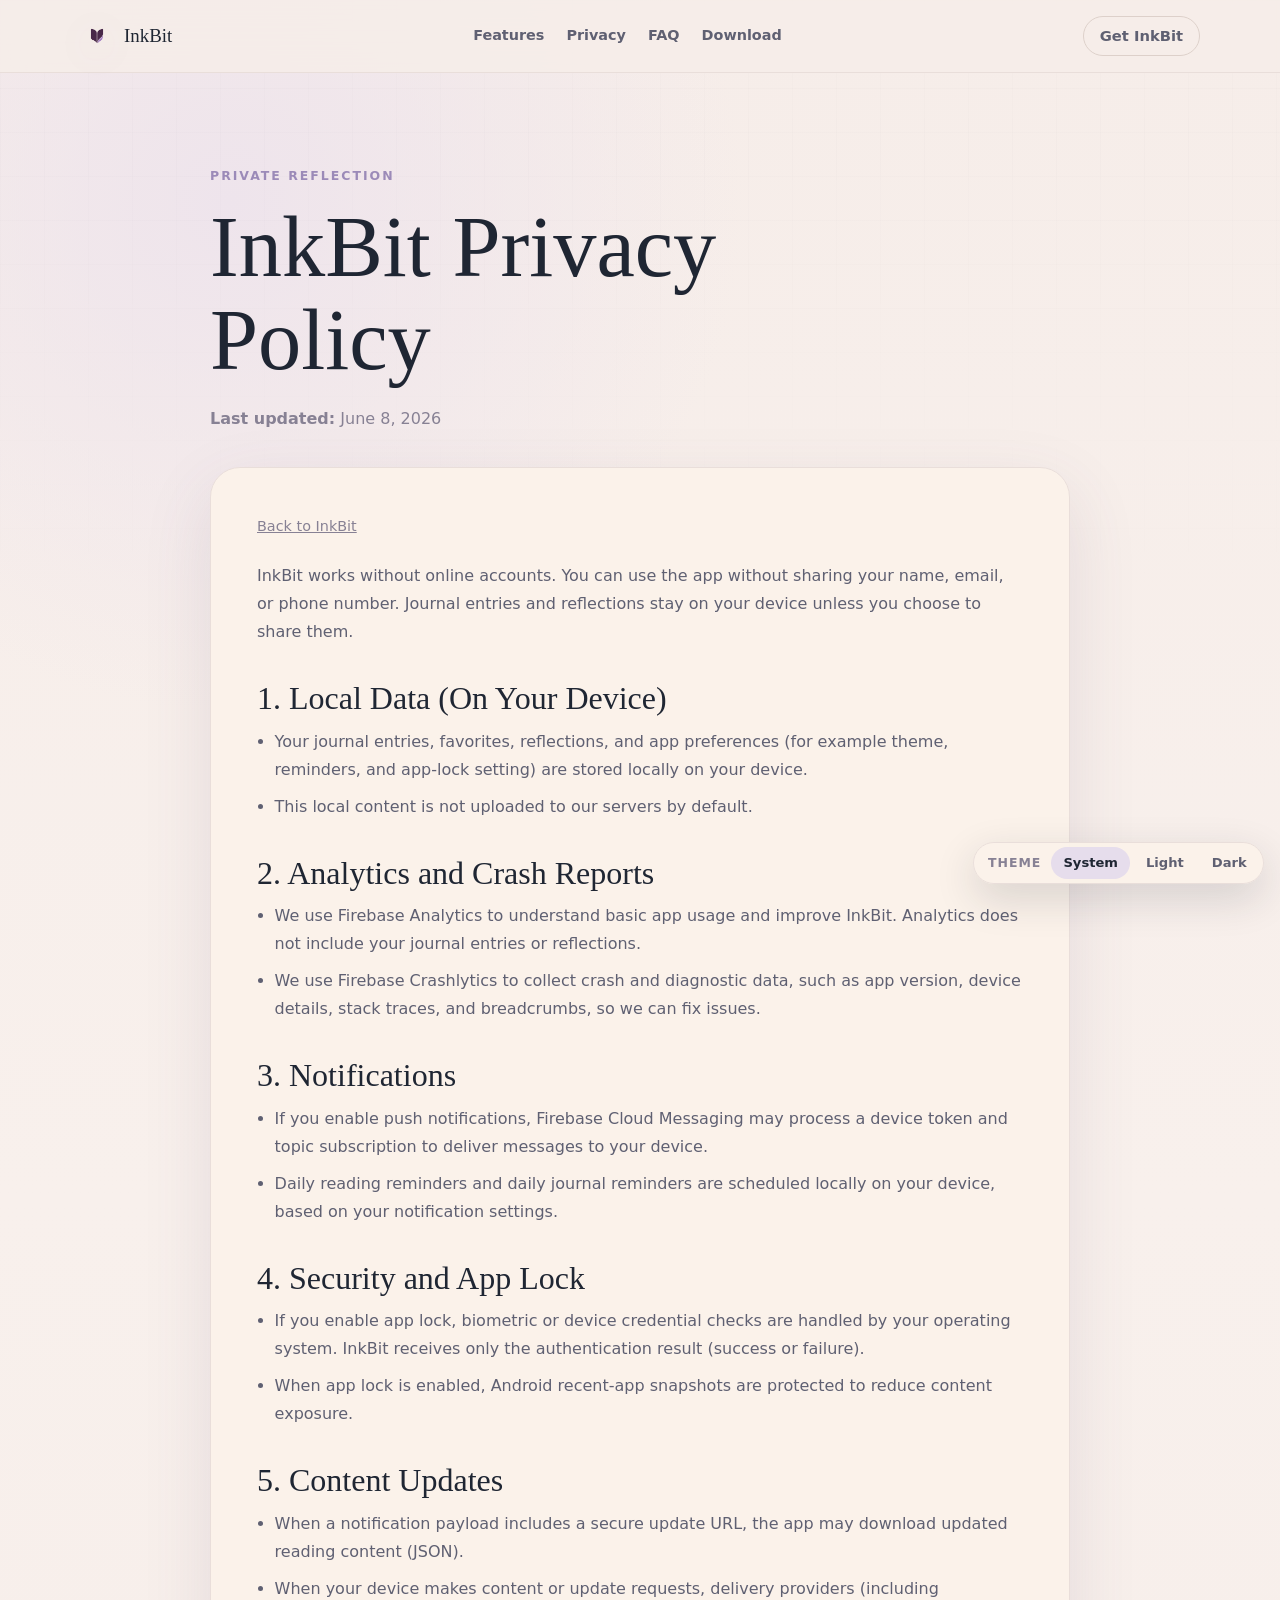
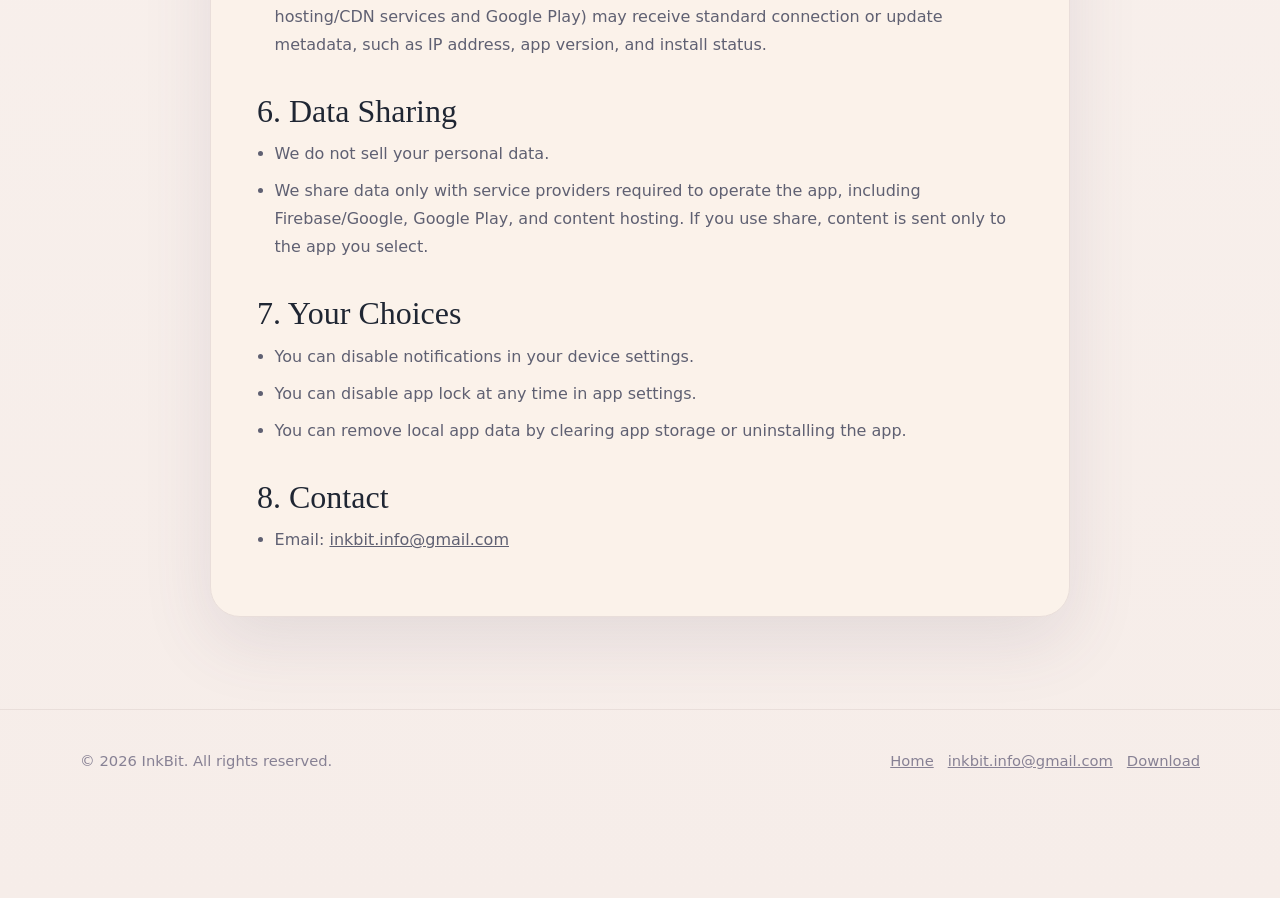
<file: privacy/index.html>
<!doctype html>
<html lang="en">
  <head>
    <meta charset="UTF-8" />
    <meta name="viewport" content="width=device-width, initial-scale=1" />
    <title>InkBit Privacy Policy</title>
    <meta
      name="description"
      content="InkBit privacy policy covering local data, analytics, crash reporting, notifications, security, and user choices."
    />
    <meta
      name="keywords"
      content="InkBit privacy policy, local data, Firebase Analytics, Crashlytics, app lock, reading journal privacy, no account required"
    />
    <meta name="author" content="InkBit" />
    <meta name="language" content="English" />
    <meta
      name="robots"
      content="index,follow,max-image-preview:large,max-snippet:-1,max-video-preview:-1"
    />
    <meta name="theme-color" content="#F6EDE9" media="(prefers-color-scheme: light)" />
    <meta name="theme-color" content="#17151C" media="(prefers-color-scheme: dark)" />
    <link rel="icon" type="image/png" href="../assets/branding/logo.png" />
    <link rel="apple-touch-icon" href="../assets/branding/logo.png" />
    <link rel="canonical" href="https://trigri1.github.io/inkbit-legal/privacy/" />
    <link rel="alternate" hreflang="en" href="https://trigri1.github.io/inkbit-legal/privacy/" />
    <link rel="alternate" hreflang="x-default" href="https://trigri1.github.io/inkbit-legal/privacy/" />
    <link rel="sitemap" type="application/xml" href="../sitemap.xml" />
    <link rel="alternate" type="text/plain" href="../llms.txt" title="LLM-readable site summary" />

    <meta property="og:title" content="InkBit Privacy Policy" />
    <meta
      property="og:description"
      content="How InkBit handles local data, analytics, crash reporting, notifications, security, and your choices."
    />
    <meta property="og:url" content="https://trigri1.github.io/inkbit-legal/privacy/" />
    <meta property="og:type" content="article" />
    <meta property="og:site_name" content="InkBit" />
    <meta property="og:locale" content="en_US" />
    <meta
      property="og:image"
      content="https://trigri1.github.io/inkbit-legal/assets/branding/inkbit-og.png"
    />
    <meta property="og:image:width" content="1200" />
    <meta property="og:image:height" content="630" />
    <meta property="og:image:type" content="image/png" />
    <meta property="og:image:alt" content="InkBit editorial preview" />

    <meta name="twitter:card" content="summary_large_image" />
    <meta name="twitter:title" content="InkBit Privacy Policy" />
    <meta
      name="twitter:description"
      content="How InkBit handles local data, analytics, crash reporting, notifications, security, and your choices."
    />
    <meta
      name="twitter:image"
      content="https://trigri1.github.io/inkbit-legal/assets/branding/inkbit-og.png"
    />
    <meta name="twitter:image:alt" content="InkBit editorial preview" />

    <script type="application/ld+json">
      {
        "@context": "https://schema.org",
        "@graph": [
          {
            "@type": "WebPage",
            "@id": "https://trigri1.github.io/inkbit-legal/privacy/#webpage",
            "url": "https://trigri1.github.io/inkbit-legal/privacy/",
            "name": "InkBit Privacy Policy",
            "description": "Privacy policy for InkBit covering local data, analytics, crash reporting, notifications, security, and user choices.",
            "isPartOf": { "@id": "https://trigri1.github.io/inkbit-legal/#website" },
            "about": { "@id": "https://trigri1.github.io/inkbit-legal/#app" },
            "inLanguage": "en",
            "dateModified": "2026-06-08"
          },
          {
            "@type": "BreadcrumbList",
            "@id": "https://trigri1.github.io/inkbit-legal/privacy/#breadcrumb",
            "itemListElement": [
              {
                "@type": "ListItem",
                "position": 1,
                "name": "InkBit",
                "item": "https://trigri1.github.io/inkbit-legal/"
              },
              {
                "@type": "ListItem",
                "position": 2,
                "name": "Privacy Policy",
                "item": "https://trigri1.github.io/inkbit-legal/privacy/"
              }
            ]
          }
        ]
      }
    </script>
    <script>
      (() => {
        try {
          const savedTheme = localStorage.getItem("inkbit-theme");
          if (savedTheme === "light" || savedTheme === "dark") {
            document.documentElement.dataset.theme = savedTheme;
          }
        } catch (error) {
          document.documentElement.removeAttribute("data-theme");
        }
      })();
    </script>
    <style>
      :root {
        color-scheme: light dark;
        --bg: #f6ede9;
        --bg-soft: #f8f0ec;
        --surface: #fbf2ea;
        --elevated: #fff7f0;
        --text: #1f2633;
        --text-secondary: #5f6072;
        --text-muted: #878194;
        --accent: #9b8ab8;
        --accent-soft: #e6ddec;
        --border: #ddd0ca;
        --border-soft: #e9deda;
        --highlight-soft: #eee4ec;
        --dark-bg: #17151c;
        --theme-control-bg: #fbf2ea;
        --theme-choice-text: #5f6072;
        --theme-selected-bg: #e6ddec;
        --theme-selected-text: #1f2633;
        --font-serif: Literata, Georgia, "Times New Roman", serif;
        --font-sans: "Work Sans", ui-sans-serif, system-ui, -apple-system, BlinkMacSystemFont,
          "Segoe UI", sans-serif;
      }

      @media (prefers-color-scheme: dark) {
        :root {
          --bg: #17151c;
          --bg-soft: #1d1922;
          --surface: #211d25;
          --elevated: #2d2631;
          --text: #f4ede4;
          --text-secondary: #c9bfce;
          --text-muted: #938a9f;
          --accent: #b7a6d8;
          --accent-soft: #3a3148;
          --border: #3f3745;
          --border-soft: #332c38;
          --highlight-soft: #332b40;
          --theme-control-bg: #211d25;
          --theme-choice-text: #c9bfce;
          --theme-selected-bg: #3a3148;
          --theme-selected-text: #f4ede4;
        }
      }

      :root[data-theme="light"] {
        color-scheme: light;
        --bg: #f6ede9;
        --bg-soft: #f8f0ec;
        --surface: #fbf2ea;
        --elevated: #fff7f0;
        --text: #1f2633;
        --text-secondary: #5f6072;
        --text-muted: #878194;
        --accent: #9b8ab8;
        --accent-soft: #e6ddec;
        --border: #ddd0ca;
        --border-soft: #e9deda;
        --highlight-soft: #eee4ec;
        --theme-control-bg: #fbf2ea;
        --theme-choice-text: #5f6072;
        --theme-selected-bg: #e6ddec;
        --theme-selected-text: #1f2633;
      }

      :root[data-theme="dark"] {
        color-scheme: dark;
        --bg: #17151c;
        --bg-soft: #1d1922;
        --surface: #211d25;
        --elevated: #2d2631;
        --text: #f4ede4;
        --text-secondary: #c9bfce;
        --text-muted: #938a9f;
        --accent: #b7a6d8;
        --accent-soft: #3a3148;
        --border: #3f3745;
        --border-soft: #332c38;
        --highlight-soft: #332b40;
        --theme-control-bg: #211d25;
        --theme-choice-text: #c9bfce;
        --theme-selected-bg: #3a3148;
        --theme-selected-text: #f4ede4;
      }

      * {
        box-sizing: border-box;
      }

      html {
        scroll-behavior: smooth;
      }

      body {
        margin: 0;
        padding-bottom: 86px;
        background:
          radial-gradient(circle at 18% 8%, var(--highlight-soft), transparent 32rem),
          linear-gradient(180deg, var(--bg), var(--bg-soft) 48%, var(--bg));
        color: var(--text);
        font-family: var(--font-sans);
        line-height: 1.75;
        text-rendering: optimizeLegibility;
      }

      body::before {
        position: fixed;
        inset: 0;
        z-index: -1;
        pointer-events: none;
        content: "";
        background-image:
          linear-gradient(rgba(95, 96, 114, 0.035) 1px, transparent 1px),
          linear-gradient(90deg, rgba(95, 96, 114, 0.03) 1px, transparent 1px);
        background-size: 44px 44px;
        mask-image: linear-gradient(to bottom, rgba(0, 0, 0, 0.62), transparent 68%);
      }

      a {
        color: inherit;
      }

      :focus-visible {
        outline: 3px solid var(--accent);
        outline-offset: 4px;
      }

      .site-header {
        position: sticky;
        top: 0;
        z-index: 10;
        border-bottom: 1px solid var(--border-soft);
        background: color-mix(in srgb, var(--bg), transparent 8%);
        backdrop-filter: blur(18px);
      }

      .nav-shell {
        display: flex;
        align-items: center;
        justify-content: space-between;
        width: min(calc(100% - 32px), 1120px);
        min-height: 72px;
        margin: 0 auto;
        gap: 16px;
      }

      .brand {
        display: inline-flex;
        align-items: center;
        gap: 10px;
        font-family: var(--font-serif);
        font-size: 1.18rem;
        text-decoration: none;
      }

      .brand-mark {
        width: 34px;
        height: 34px;
        border-radius: 50%;
        object-fit: contain;
        filter: drop-shadow(0 8px 18px rgba(89, 75, 104, 0.16));
      }

      .nav-links {
        display: none;
        align-items: center;
        gap: 22px;
        color: var(--text-secondary);
        font-size: 0.9rem;
        font-weight: 700;
      }

      .nav-links a {
        text-decoration: none;
      }

      .nav-links a:hover,
      .footer a:hover {
        color: var(--text);
      }

      .button {
        display: inline-flex;
        align-items: center;
        justify-content: center;
        min-height: 40px;
        padding: 0 16px;
        border: 1px solid var(--border);
        border-radius: 999px;
        color: var(--text-secondary);
        font-size: 0.92rem;
        font-weight: 800;
        line-height: 1;
        text-decoration: none;
      }

      main {
        width: min(calc(100% - 32px), 860px);
        margin: 0 auto;
        padding: 64px 0 92px;
      }

      .policy-hero {
        margin-bottom: 34px;
      }

      .eyebrow {
        margin: 0 0 14px;
        color: var(--accent);
        font-size: 0.78rem;
        font-weight: 900;
        letter-spacing: 0.16em;
        text-transform: uppercase;
      }

      h1,
      h2 {
        font-family: var(--font-serif);
        font-weight: 500;
        line-height: 1.08;
      }

      h1 {
        width: min(100%, 690px);
        margin: 0;
        font-size: clamp(3rem, 12vw, 5.4rem);
      }

      h2 {
        margin: 2.2rem 0 0.75rem;
        font-size: clamp(1.45rem, 4vw, 2rem);
      }

      .meta {
        margin: 18px 0 0;
        color: var(--text-muted);
      }

      article {
        padding: clamp(24px, 5vw, 46px);
        border: 1px solid var(--border-soft);
        border-radius: 30px;
        background: var(--theme-control-bg);
        box-shadow: 0 24px 70px rgba(89, 75, 104, 0.12);
      }

      p {
        margin: 0 0 1rem;
        color: var(--theme-choice-text);
      }

      ul {
        margin: 0 0 1rem;
        padding-left: 1.1rem;
        color: var(--text-secondary);
      }

      li + li {
        margin-top: 0.55rem;
      }

      .source-note {
        margin-bottom: 1.4rem;
        color: var(--text-muted);
        font-size: 0.9rem;
      }

      .footer {
        padding: 38px 0;
        border-top: 1px solid var(--border-soft);
        color: var(--text-muted);
        font-size: 0.92rem;
      }

      .footer-inner {
        display: flex;
        flex-direction: column;
        gap: 14px;
        width: min(calc(100% - 32px), 1120px);
        margin: 0 auto;
      }

      .footer-links {
        display: flex;
        flex-wrap: wrap;
        gap: 14px;
      }

      .theme-switcher {
        position: fixed;
        right: max(16px, env(safe-area-inset-right));
        bottom: max(16px, env(safe-area-inset-bottom));
        z-index: 20;
        display: inline-flex;
        align-items: center;
        gap: 4px;
        width: fit-content;
        padding: 4px;
        border: 1px solid var(--border-soft);
        border-radius: 999px;
        background: color-mix(in srgb, var(--surface), transparent 8%);
        box-shadow: 0 14px 42px rgba(31, 38, 51, 0.16);
        backdrop-filter: blur(16px);
      }

      .theme-switcher-label {
        margin: 0 6px 0 10px;
        color: var(--text-muted);
        font-size: 0.78rem;
        font-weight: 800;
        letter-spacing: 0.08em;
        text-transform: uppercase;
      }

      .theme-choice {
        min-height: 32px;
        padding: 0 12px;
        border: 0;
        border-radius: 999px;
        background: transparent;
        color: var(--text-secondary);
        cursor: pointer;
        font: inherit;
        font-size: 0.82rem;
        font-weight: 800;
      }

      .theme-choice[aria-pressed="true"] {
        background: var(--theme-selected-bg);
        color: var(--theme-selected-text);
      }

      @media (min-width: 760px) {
        .nav-links {
          display: flex;
        }

        main {
          padding-top: 92px;
        }

        .footer-inner {
          flex-direction: row;
          justify-content: space-between;
          align-items: center;
        }

        .footer-links {
          align-items: center;
        }
      }

      @media (max-width: 520px) {
        body {
          padding-bottom: 112px;
        }

        .theme-switcher {
          right: 16px;
          left: 16px;
          justify-content: center;
        }
      }
    </style>
  </head>
  <body>
    <header class="site-header">
      <nav class="nav-shell" aria-label="Primary navigation">
        <a class="brand" href="../" aria-label="InkBit home">
          <img
            class="brand-mark"
            src="../assets/branding/logo.png"
            alt=""
            width="1024"
            height="1024"
            aria-hidden="true"
          />
          <span>InkBit</span>
        </a>
        <div class="nav-links">
          <a href="../#features">Features</a>
          <a href="../#privacy">Privacy</a>
          <a href="../#faq">FAQ</a>
          <a href="../#download">Download</a>
        </div>
        <a class="button" href="../#download">Get InkBit</a>
      </nav>
    </header>

    <main>
      <div class="policy-hero">
        <p class="eyebrow">Private reflection</p>
        <h1>InkBit Privacy Policy</h1>
        <p class="meta"><strong>Last updated:</strong> June 8, 2026</p>
      </div>

      <article>
        <!-- Source of truth: privacy/privacy_policy.md -->
        <p class="source-note"><a href="../">Back to InkBit</a></p>

        <p>
          InkBit works without online accounts. You can use the app without sharing your name,
          email, or phone number. Journal entries and reflections stay on your device unless you
          choose to share them.
        </p>

        <h2>1. Local Data (On Your Device)</h2>
        <ul>
          <li>
            Your journal entries, favorites, reflections, and app preferences (for example theme,
            reminders, and app-lock setting) are stored locally on your device.
          </li>
          <li>This local content is not uploaded to our servers by default.</li>
        </ul>

        <h2>2. Analytics and Crash Reports</h2>
        <ul>
          <li>
            We use Firebase Analytics to understand basic app usage and improve InkBit. Analytics
            does not include your journal entries or reflections.
          </li>
          <li>
            We use Firebase Crashlytics to collect crash and diagnostic data, such as app version,
            device details, stack traces, and breadcrumbs, so we can fix issues.
          </li>
        </ul>

        <h2>3. Notifications</h2>
        <ul>
          <li>
            If you enable push notifications, Firebase Cloud Messaging may process a device token
            and topic subscription to deliver messages to your device.
          </li>
          <li>
            Daily reading reminders and daily journal reminders are scheduled locally on your
            device, based on your notification settings.
          </li>
        </ul>

        <h2>4. Security and App Lock</h2>
        <ul>
          <li>
            If you enable app lock, biometric or device credential checks are handled by your
            operating system. InkBit receives only the authentication result (success or failure).
          </li>
          <li>
            When app lock is enabled, Android recent-app snapshots are protected to reduce content
            exposure.
          </li>
        </ul>

        <h2>5. Content Updates</h2>
        <ul>
          <li>
            When a notification payload includes a secure update URL, the app may download updated
            reading content (JSON).
          </li>
          <li>
            When your device makes content or update requests, delivery providers (including
            hosting/CDN services and Google Play) may receive standard connection or update
            metadata, such as IP address, app version, and install status.
          </li>
        </ul>

        <h2>6. Data Sharing</h2>
        <ul>
          <li>We do not sell your personal data.</li>
          <li>
            We share data only with service providers required to operate the app, including
            Firebase/Google, Google Play, and content hosting. If you use share, content is sent
            only to the app you select.
          </li>
        </ul>

        <h2>7. Your Choices</h2>
        <ul>
          <li>You can disable notifications in your device settings.</li>
          <li>You can disable app lock at any time in app settings.</li>
          <li>You can remove local app data by clearing app storage or uninstalling the app.</li>
        </ul>

        <h2>8. Contact</h2>
        <ul>
          <li>Email: <a href="mailto:inkbit.info@gmail.com">inkbit.info@gmail.com</a></li>
        </ul>
      </article>
    </main>

    <footer class="footer">
      <div class="footer-inner">
        <div>&copy; 2026 InkBit. All rights reserved.</div>
        <div class="footer-links">
          <a href="../">Home</a>
          <a href="mailto:inkbit.info@gmail.com">inkbit.info@gmail.com</a>
          <a href="../#download">Download</a>
        </div>
        <div class="theme-switcher" aria-label="Theme preference">
          <span class="theme-switcher-label">Theme</span>
          <button class="theme-choice" type="button" data-theme-choice="system">System</button>
          <button class="theme-choice" type="button" data-theme-choice="light">Light</button>
          <button class="theme-choice" type="button" data-theme-choice="dark">Dark</button>
        </div>
      </div>
    </footer>
    <script>
      (() => {
        const storageKey = "inkbit-theme";
        const darkQuery = matchMedia("(prefers-color-scheme: dark)");
        const buttons = [...document.querySelectorAll("[data-theme-choice]")];
        const themeMetaTags = [...document.querySelectorAll('meta[name="theme-color"]')];

        const getSavedChoice = () => {
          try {
            const savedTheme = localStorage.getItem(storageKey);
            return savedTheme === "light" || savedTheme === "dark" ? savedTheme : "system";
          } catch (error) {
            return "system";
          }
        };

        const getEffectiveTheme = (choice) => {
          if (choice === "light" || choice === "dark") {
            return choice;
          }
          return darkQuery.matches ? "dark" : "light";
        };

        const applyTheme = (choice) => {
          if (choice === "light" || choice === "dark") {
            document.documentElement.dataset.theme = choice;
          } else {
            document.documentElement.removeAttribute("data-theme");
          }

          buttons.forEach((button) => {
            button.setAttribute("aria-pressed", String(button.dataset.themeChoice === choice));
          });

          const effectiveTheme = getEffectiveTheme(choice);
          themeMetaTags.forEach((tag) => {
            tag.content = effectiveTheme === "dark" ? "#17151C" : "#F6EDE9";
          });
        };

        buttons.forEach((button) => {
          button.addEventListener("click", () => {
            const choice = button.dataset.themeChoice;
            try {
              if (choice === "system") {
                localStorage.removeItem(storageKey);
              } else {
                localStorage.setItem(storageKey, choice);
              }
            } catch (error) {
              // Theme changes still apply for this page view if storage is unavailable.
            }
            applyTheme(choice);
          });
        });

        darkQuery.addEventListener("change", () => {
          if (getSavedChoice() === "system") {
            applyTheme("system");
          }
        });

        applyTheme(getSavedChoice());
      })();
    </script>
  </body>
</html>
</file>
